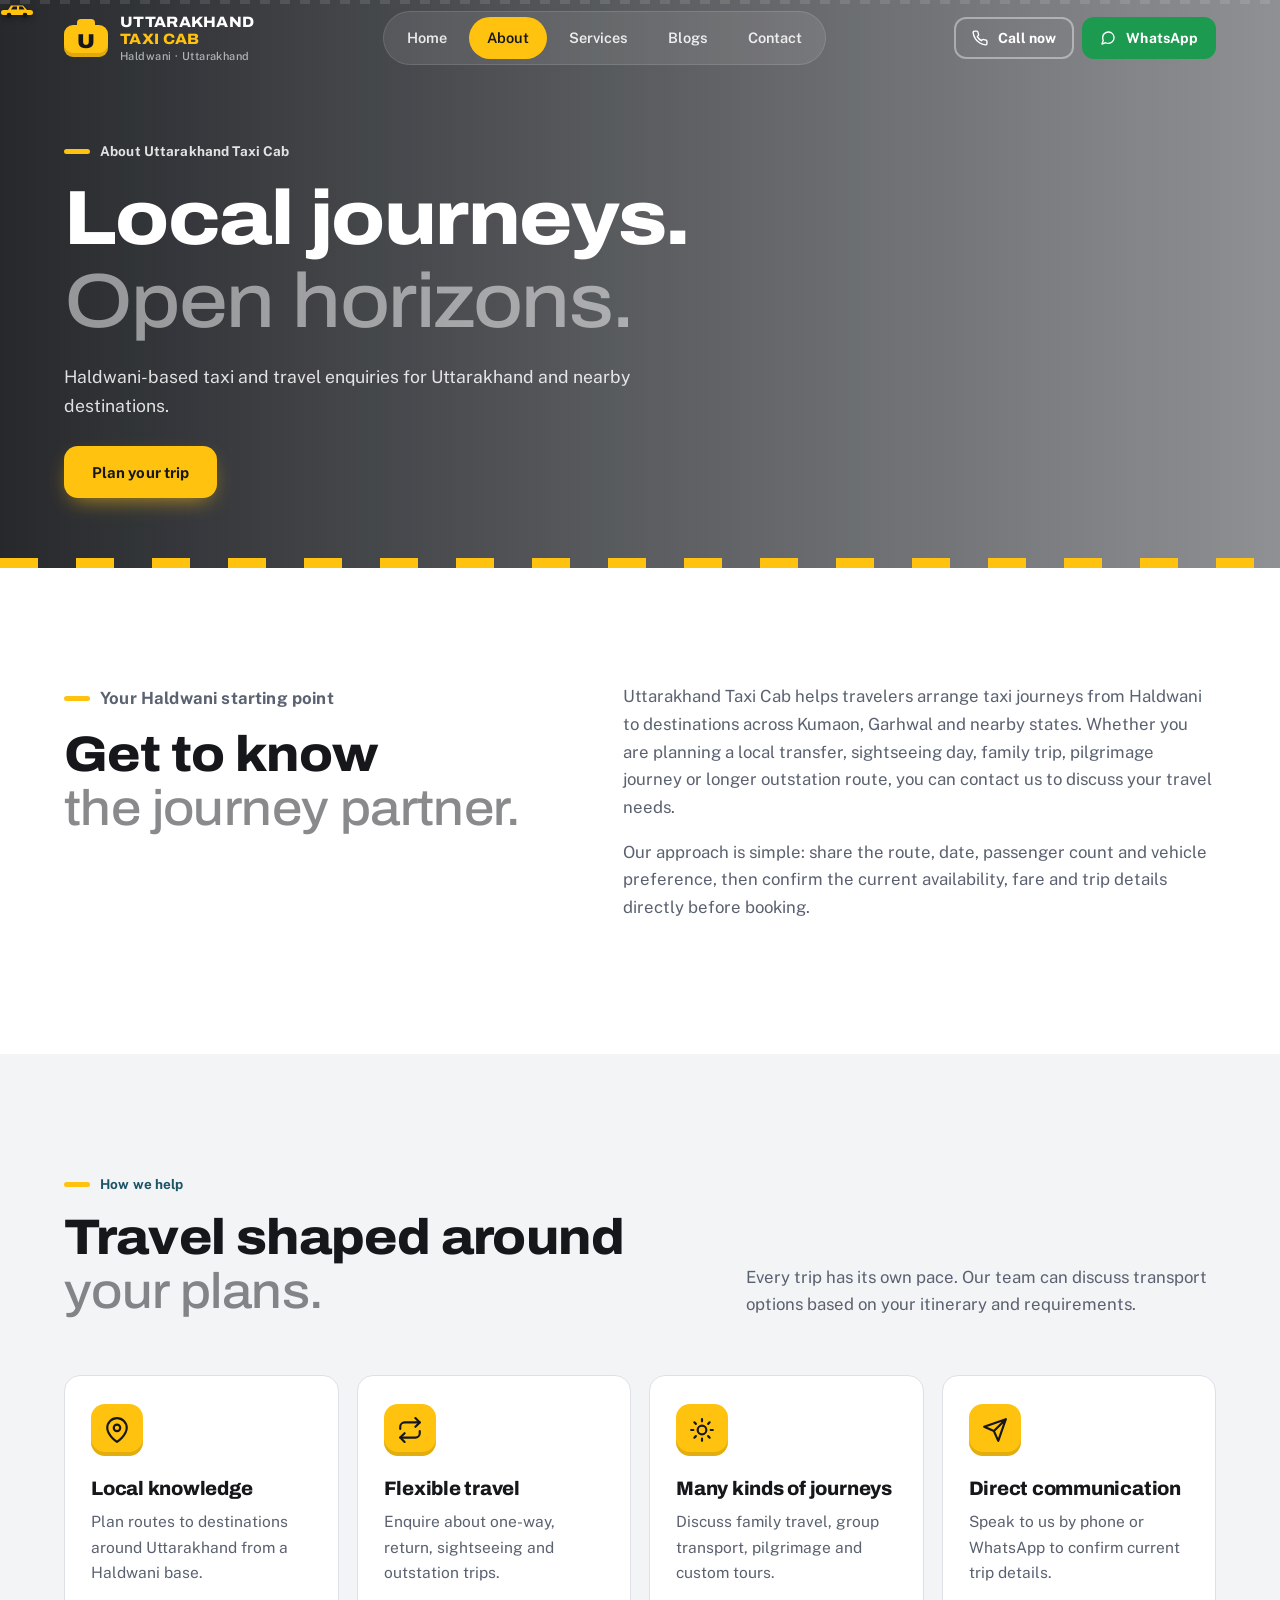
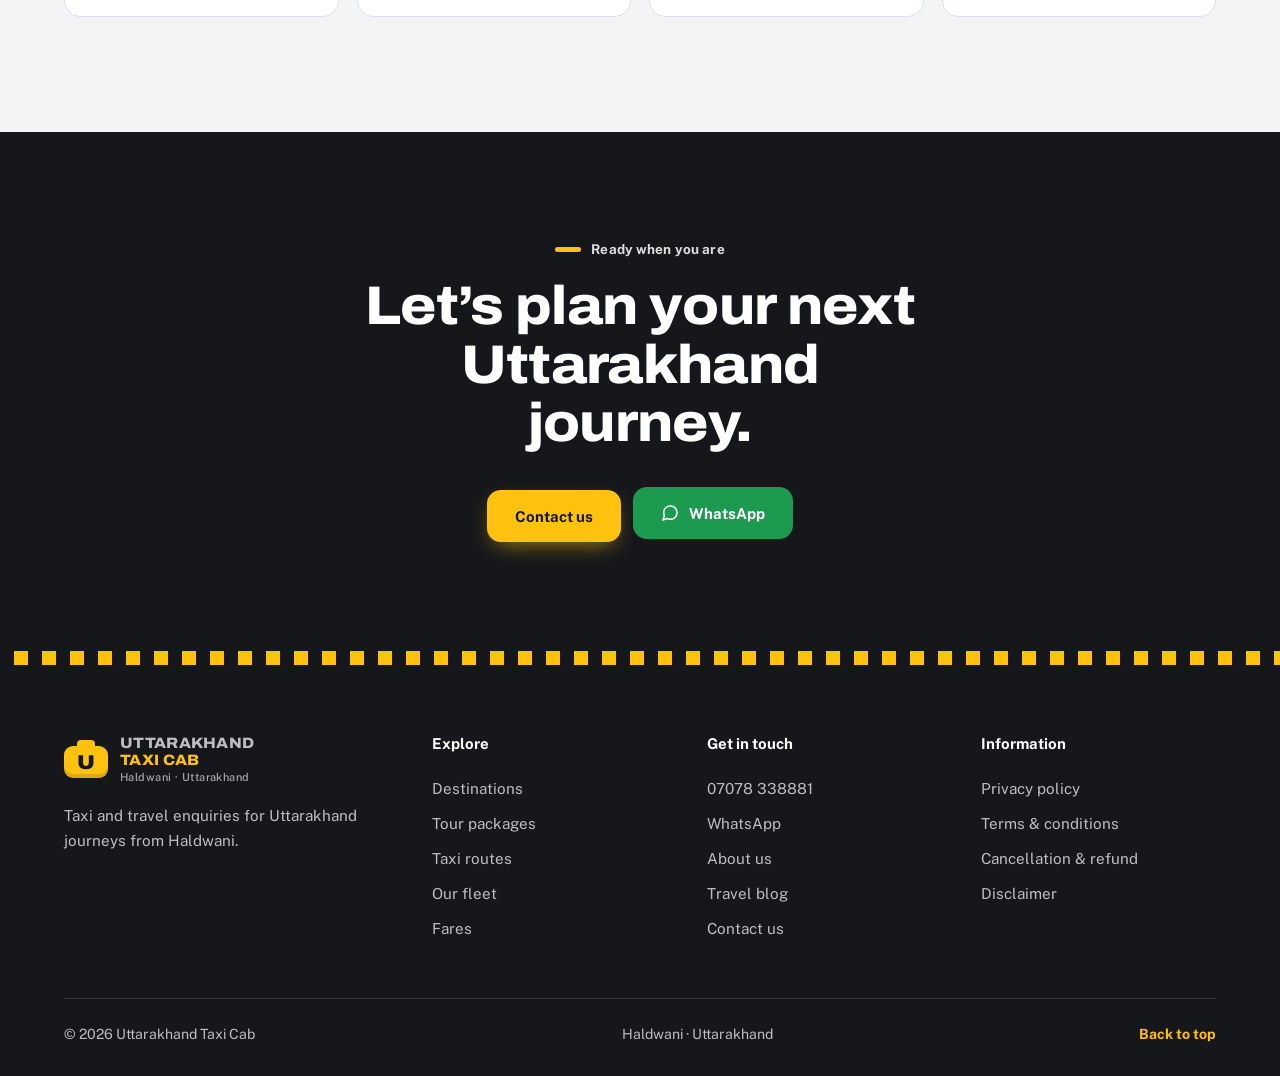
<file: about.html>
<!doctype html><html lang="en"><head><meta charset="utf-8"><meta name="viewport" content="width=device-width,initial-scale=1"><meta name="description" content="Learn about Uttarakhand Taxi Cab, a Haldwani-based taxi and travel service for Uttarakhand journeys."><link rel="canonical" href="https://uttarakhandtaxicab.com/about.html"><meta name="theme-color" content="#15171b"><title>About Us | Uttarakhand Taxi Cab</title><link rel="preconnect" href="https://fonts.googleapis.com"><link rel="preconnect" href="https://fonts.gstatic.com" crossorigin><link rel="stylesheet" href="https://fonts.googleapis.com/css2?family=Archivo:wdth,wght@62..125,100..900&family=Public+Sans:wght@400;500;600;700&display=swap"><link rel="stylesheet" href="assets/css/style.css">


<link rel="icon" href="favicon.ico" sizes="any">
<link rel="icon" type="image/svg+xml" href="favicon.svg">
<link rel="apple-touch-icon" href="apple-touch-icon.png">


</head><body><div data-shared-header></div><main><section class="page-hero about-hero"><div><p class="eyebrow light">About Uttarakhand Taxi Cab</p><h1>Local journeys.<br><em>Open horizons.</em></h1><p>Haldwani-based taxi and travel enquiries for Uttarakhand and nearby destinations.</p><a href="contact.html" class="button button-gold">Plan your trip</a></div></section><section class="section about-page"><div><p class="eyebrow">Your Haldwani starting point</p><h2>Get to know<br><em>the journey partner.</em></h2></div><div><p>Uttarakhand Taxi Cab helps travelers arrange taxi journeys from Haldwani to destinations across Kumaon, Garhwal and nearby states. Whether you are planning a local transfer, sightseeing day, family trip, pilgrimage journey or longer outstation route, you can contact us to discuss your travel needs.</p><p>Our approach is simple: share the route, date, passenger count and vehicle preference, then confirm the current availability, fare and trip details directly before booking.</p></div></section><section class="section values-section"><div class="section-heading"><div><p class="eyebrow">How we help</p><h2>Travel shaped around<br><em>your plans.</em></h2></div><p>Every trip has its own pace. Our team can discuss transport options based on your itinerary and requirements.</p></div><div class="services-grid"><article class="service-card"><span class="service-icon" aria-hidden="true"><svg viewBox="0 0 24 24" fill="none" stroke="currentColor" stroke-width="2" stroke-linecap="round" stroke-linejoin="round" aria-hidden="true"><path d="M21 10c0 7-9 13-9 13s-9-6-9-13a9 9 0 0 1 18 0z"/><circle cx="12" cy="10" r="3"/></svg></span><h3>Local knowledge</h3><p>Plan routes to destinations around Uttarakhand from a Haldwani base.</p></article><article class="service-card"><span class="service-icon" aria-hidden="true"><svg viewBox="0 0 24 24" fill="none" stroke="currentColor" stroke-width="2" stroke-linecap="round" stroke-linejoin="round" aria-hidden="true"><path d="M17 1l4 4-4 4"/><path d="M3 11V9a4 4 0 0 1 4-4h14"/><path d="M7 23l-4-4 4-4"/><path d="M21 13v2a4 4 0 0 1-4 4H3"/></svg></span><h3>Flexible travel</h3><p>Enquire about one-way, return, sightseeing and outstation trips.</p></article><article class="service-card"><span class="service-icon" aria-hidden="true"><svg viewBox="0 0 24 24" fill="none" stroke="currentColor" stroke-width="2" stroke-linecap="round" stroke-linejoin="round" aria-hidden="true"><circle cx="12" cy="12" r="4"/><path d="M12 2v2M12 20v2M4.93 4.93l1.41 1.41M17.66 17.66l1.41 1.41M2 12h2M20 12h2M4.93 19.07l1.41-1.41M17.66 6.34l1.41-1.41"/></svg></span><h3>Many kinds of journeys</h3><p>Discuss family travel, group transport, pilgrimage and custom tours.</p></article><article class="service-card"><span class="service-icon" aria-hidden="true"><svg viewBox="0 0 24 24" fill="none" stroke="currentColor" stroke-width="2" stroke-linecap="round" stroke-linejoin="round" aria-hidden="true"><path d="M22 2L11 13M22 2l-7 20-4-9-9-4 20-7z"/></svg></span><h3>Direct communication</h3><p>Speak to us by phone or WhatsApp to confirm current trip details.</p></article></div></section><section class="about-cta"><p class="eyebrow light">Ready when you are</p><h2>Let’s plan your next<br>Uttarakhand journey.</h2><a class="button button-gold" href="contact.html">Contact us</a><a class="button button-whatsapp" href="https://wa.me/917078338881">WhatsApp</a></section></main><div data-shared-footer></div><script src="assets/js/site.js" defer></script><script src="assets/js/ui.js" defer></script></body></html>
</file>
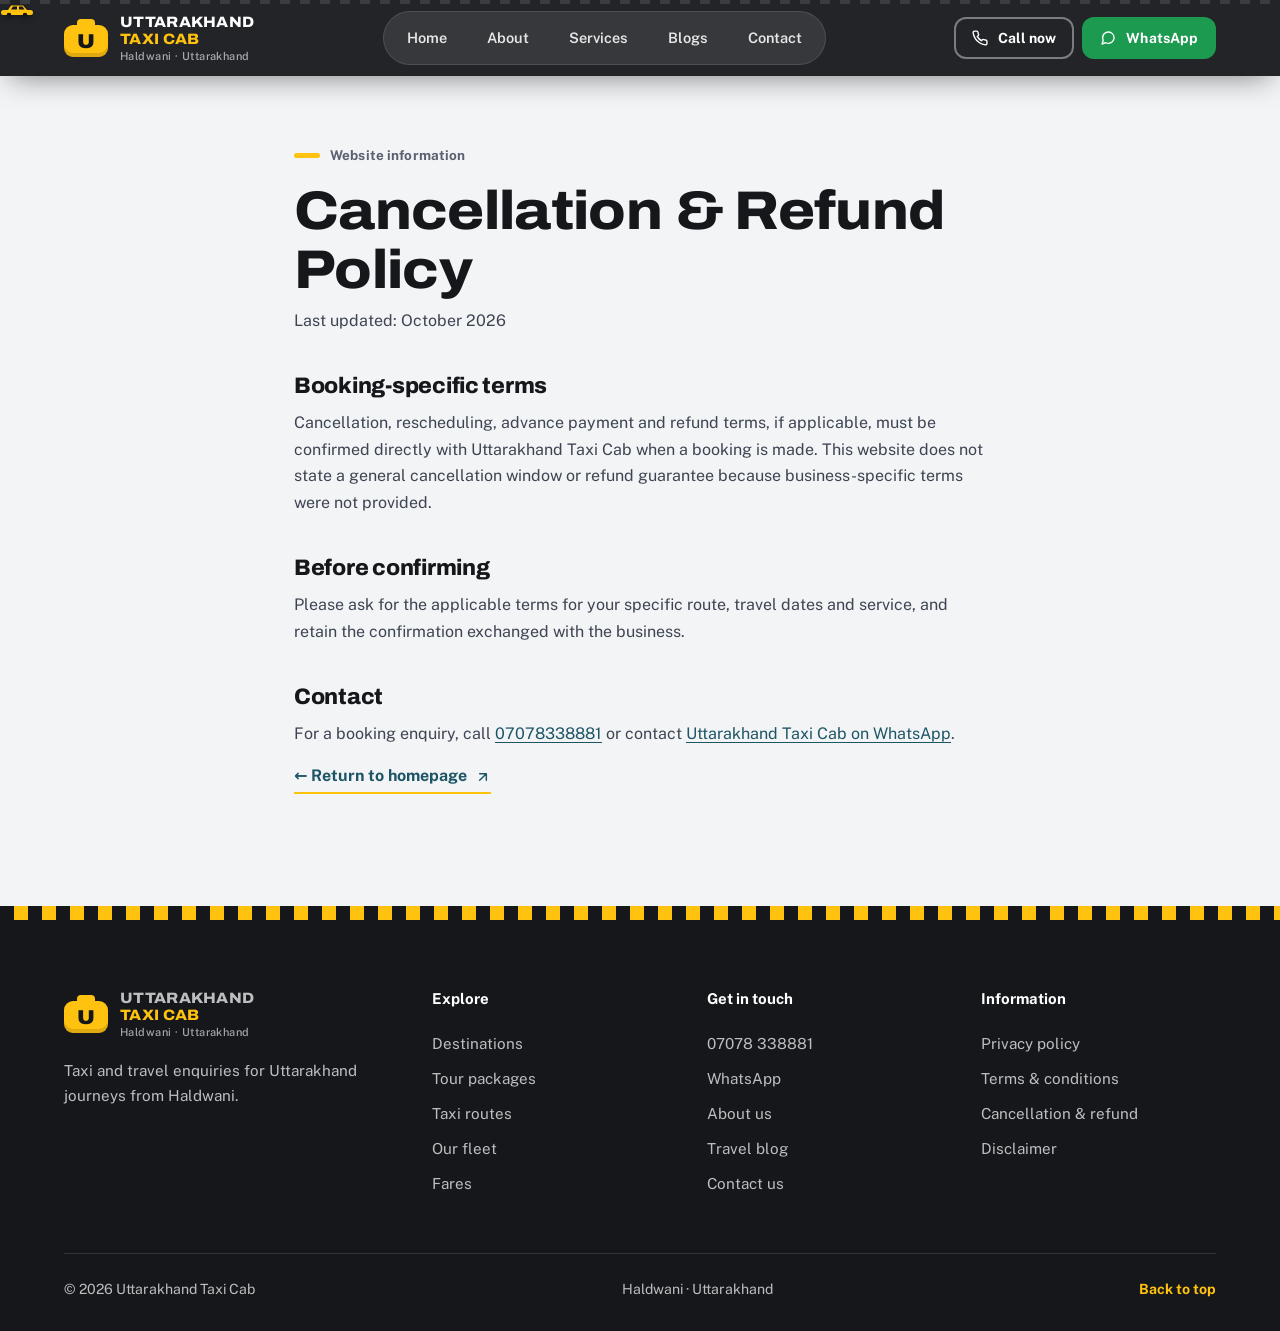
<file: cancellation-refund-policy.html>
<!doctype html><html lang="en"><head><meta charset="utf-8"><meta name="viewport" content="width=device-width,initial-scale=1"><meta name="description" content="Cancellation and refund information for Uttarakhand Taxi Cab enquiries."><link rel="canonical" href="https://uttarakhandtaxicab.com/cancellation-refund-policy.html"><title>Cancellation & Refund Policy | Uttarakhand Taxi Cab</title><link rel="preconnect" href="https://fonts.googleapis.com"><link rel="preconnect" href="https://fonts.gstatic.com" crossorigin><link rel="stylesheet" href="https://fonts.googleapis.com/css2?family=Archivo:wdth,wght@62..125,100..900&family=Public+Sans:wght@400;500;600;700&display=swap"><link rel="stylesheet" href="assets/css/style.css">



<link rel="icon" href="favicon.ico" sizes="any">
<link rel="icon" type="image/svg+xml" href="favicon.svg">
<link rel="apple-touch-icon" href="apple-touch-icon.png">

</head><body><div data-shared-header></div><main class="legal-page"><p class="eyebrow">Website information</p><h1>Cancellation & Refund Policy</h1><p>Last updated: October 2026</p><h2>Booking-specific terms</h2><p>Cancellation, rescheduling, advance payment and refund terms, if applicable, must be confirmed directly with Uttarakhand Taxi Cab when a booking is made. This website does not state a general cancellation window or refund guarantee because business-specific terms were not provided.</p><h2>Before confirming</h2><p>Please ask for the applicable terms for your specific route, travel dates and service, and retain the confirmation exchanged with the business.</p><h2>Contact</h2><p>For a booking enquiry, call <a href="tel:+917078338881">07078338881</a> or contact <a href="https://wa.me/917078338881">Uttarakhand Taxi Cab on WhatsApp</a>.</p><p><a class="text-link" href="index.html">← Return to homepage</a></p></main><div data-shared-footer></div><script src="assets/js/site.js" defer></script><script src="assets/js/ui.js" defer></script></body></html>
</file>
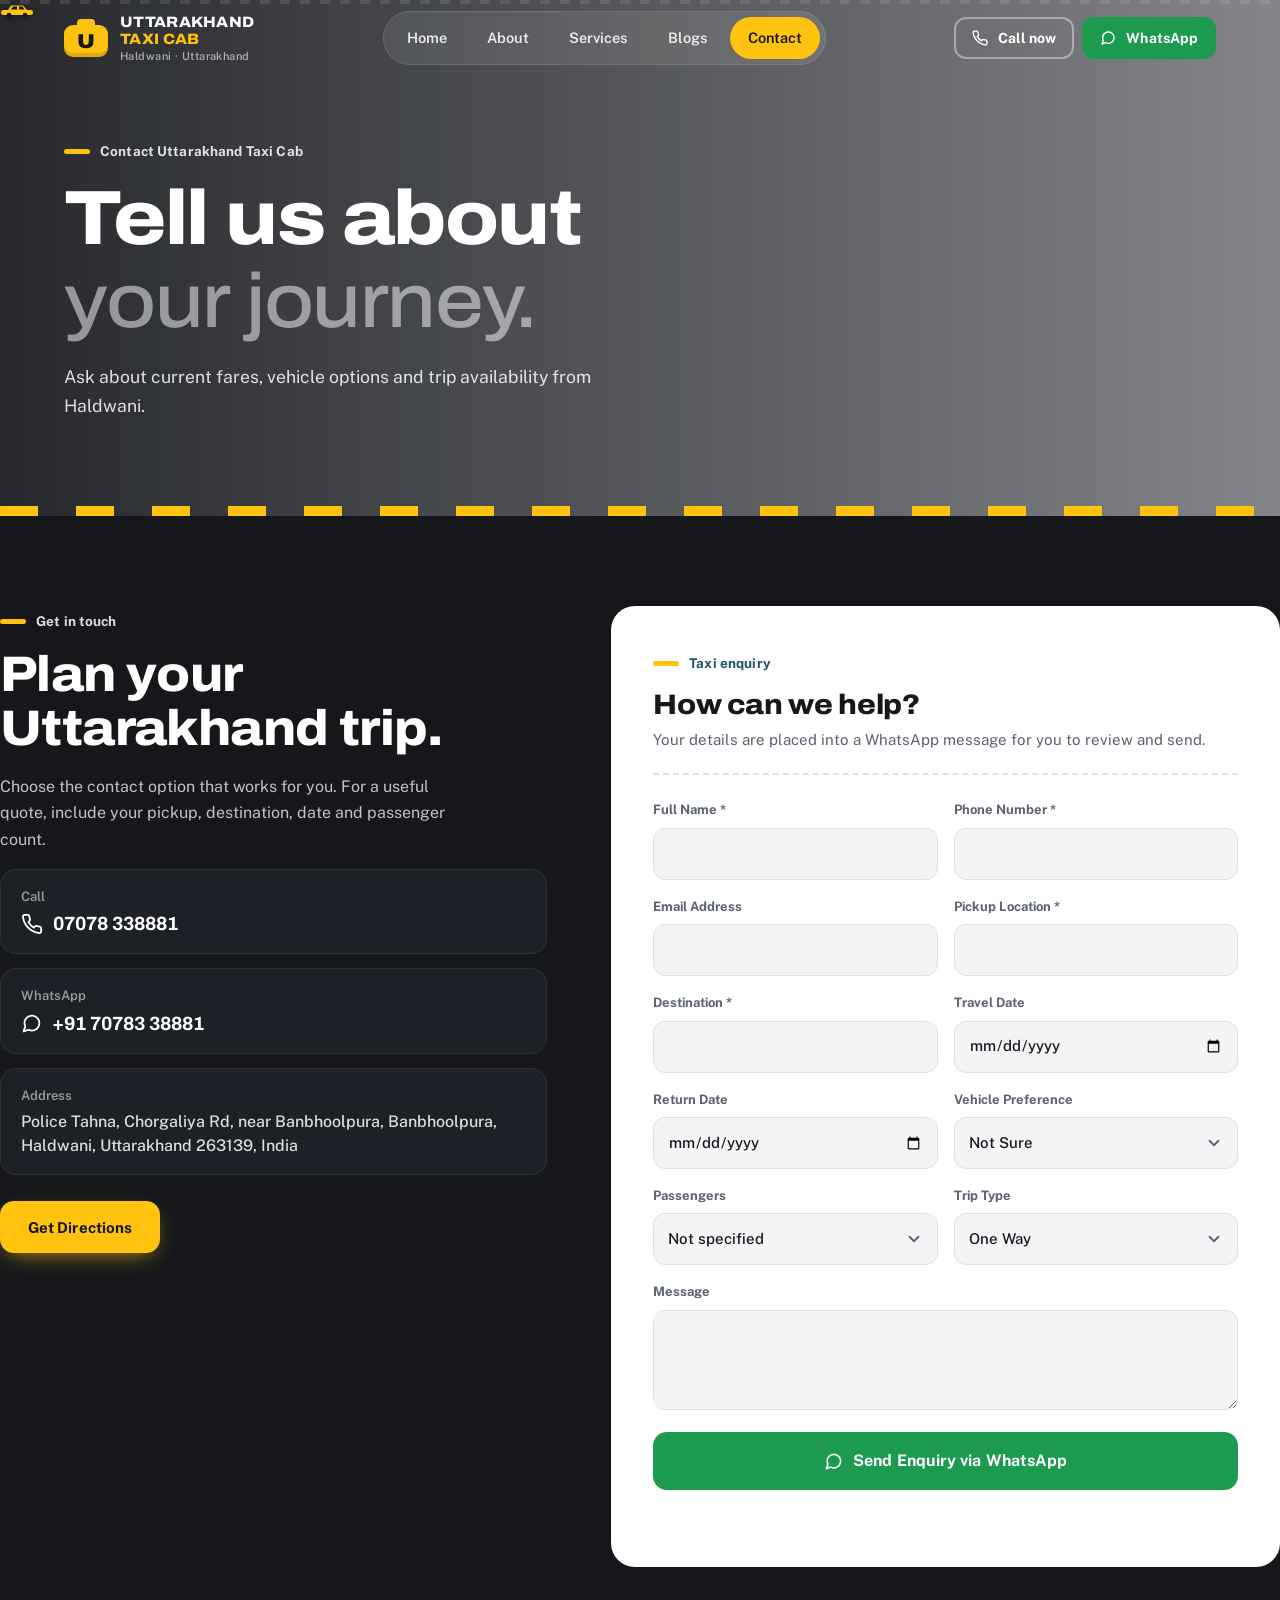
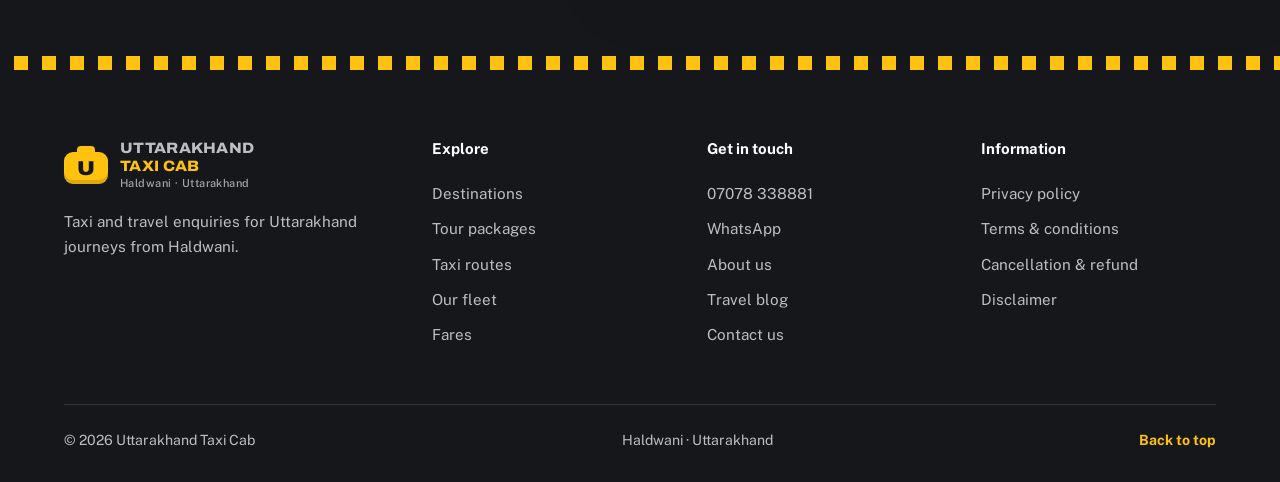
<file: contact.html>
<!doctype html><html lang="en"><head><meta charset="utf-8"><meta name="viewport" content="width=device-width,initial-scale=1"><meta name="description" content="Contact Uttarakhand Taxi Cab in Haldwani for taxi fares, trip planning and vehicle enquiries."><link rel="canonical" href="https://uttarakhandtaxicab.com/contact.html"><meta name="theme-color" content="#15171b"><title>Contact Us | Uttarakhand Taxi Cab</title><link rel="preconnect" href="https://fonts.googleapis.com"><link rel="preconnect" href="https://fonts.gstatic.com" crossorigin><link rel="stylesheet" href="https://fonts.googleapis.com/css2?family=Archivo:wdth,wght@62..125,100..900&family=Public+Sans:wght@400;500;600;700&display=swap"><link rel="stylesheet" href="assets/css/style.css">




</head><body><div data-shared-header></div><main><section class="page-hero contact-hero"><div><p class="eyebrow light">Contact Uttarakhand Taxi Cab</p><h1>Tell us about<br><em>your journey.</em></h1><p>Ask about current fares, vehicle options and trip availability from Haldwani.</p></div></section><section class="contact-section page-contact"><div class="contact-info"><p class="eyebrow light">Get in touch</p><h2>Plan your<br>Uttarakhand trip.</h2><p>Choose the contact option that works for you. For a useful quote, include your pickup, destination, date and passenger count.</p><div class="contact-item"><span>Call</span><a href="tel:+917078338881">07078 338881</a></div><div class="contact-item"><span>WhatsApp</span><a href="https://wa.me/917078338881">+91 70783 38881</a></div><div class="contact-item"><span>Address</span><p>Police Tahna, Chorgaliya Rd, near Banbhoolpura, Banbhoolpura, Haldwani, Uttarakhand 263139, India</p></div><a class="button button-gold" href="https://www.google.com/maps/place/Uttarakhand+Taxi+Service/@29.428998,77.0010925,8z/data=!4m10!1m2!2m1!1suttarakhand+taxi+service!3m6!1s0x39a09bdf2d1b41d9:0x382dfdcd5e546196!8m2!3d29.2128051!4d79.5323198!15sChh1dHRhcmFraGFuZCB0YXhpIHNlcnZpY2VaGiIYdXR0YXJha2hhbmQgdGF4aSBzZXJ2aWNlkgEMdGF4aV9zZXJ2aWNl4AEA!16s%2Fg%2F11lmhf20r0" target="_blank" rel="noopener">Get Directions</a></div><form class="contact-form" id="pageContactForm"><div class="form-heading"><p class="eyebrow">Taxi enquiry</p><h3>How can we help?</h3><p>Your details are placed into a WhatsApp message for you to review and send.</p></div><div class="form-grid"><label>Full Name *<input name="name" required autocomplete="name"></label><label>Phone Number *<input name="phone" type="tel" required autocomplete="tel" pattern="[+0-9() -]{7,}"></label><label>Email Address<input name="email" type="email"></label><label>Pickup Location *<input name="pickup" required></label><label>Destination *<input name="destination" required></label><label>Travel Date<input name="date" type="date"></label><label>Return Date<input name="returnDate" type="date"></label><label>Vehicle Preference<select name="vehicle"><option>Not Sure</option><option>Sedan</option><option>SUV</option><option>Innova / Crysta</option><option>Tempo Traveller</option><option>Luxury Vehicle</option></select></label><label>Passengers<select name="passengers"><option>Not specified</option><option>1–3</option><option>4–6</option><option>7–9</option><option>10+</option></select></label><label>Trip Type<select name="tripType"><option>One Way</option><option>Round Trip</option><option>Local Sightseeing</option><option>Tour Package</option><option>Airport Transfer</option><option>Char Dham / Yatra</option><option>Outstation</option><option>Corporate Travel</option><option>Other</option></select></label><label class="full-field">Message<textarea name="message" rows="3"></textarea></label></div><button class="button button-green" type="submit">Send Enquiry via WhatsApp</button><p class="form-status" aria-live="polite"></p></form></section></main><div data-shared-footer></div><script src="assets/js/site.js" defer></script><script src="assets/js/ui.js" defer></script></body></html>
</file>
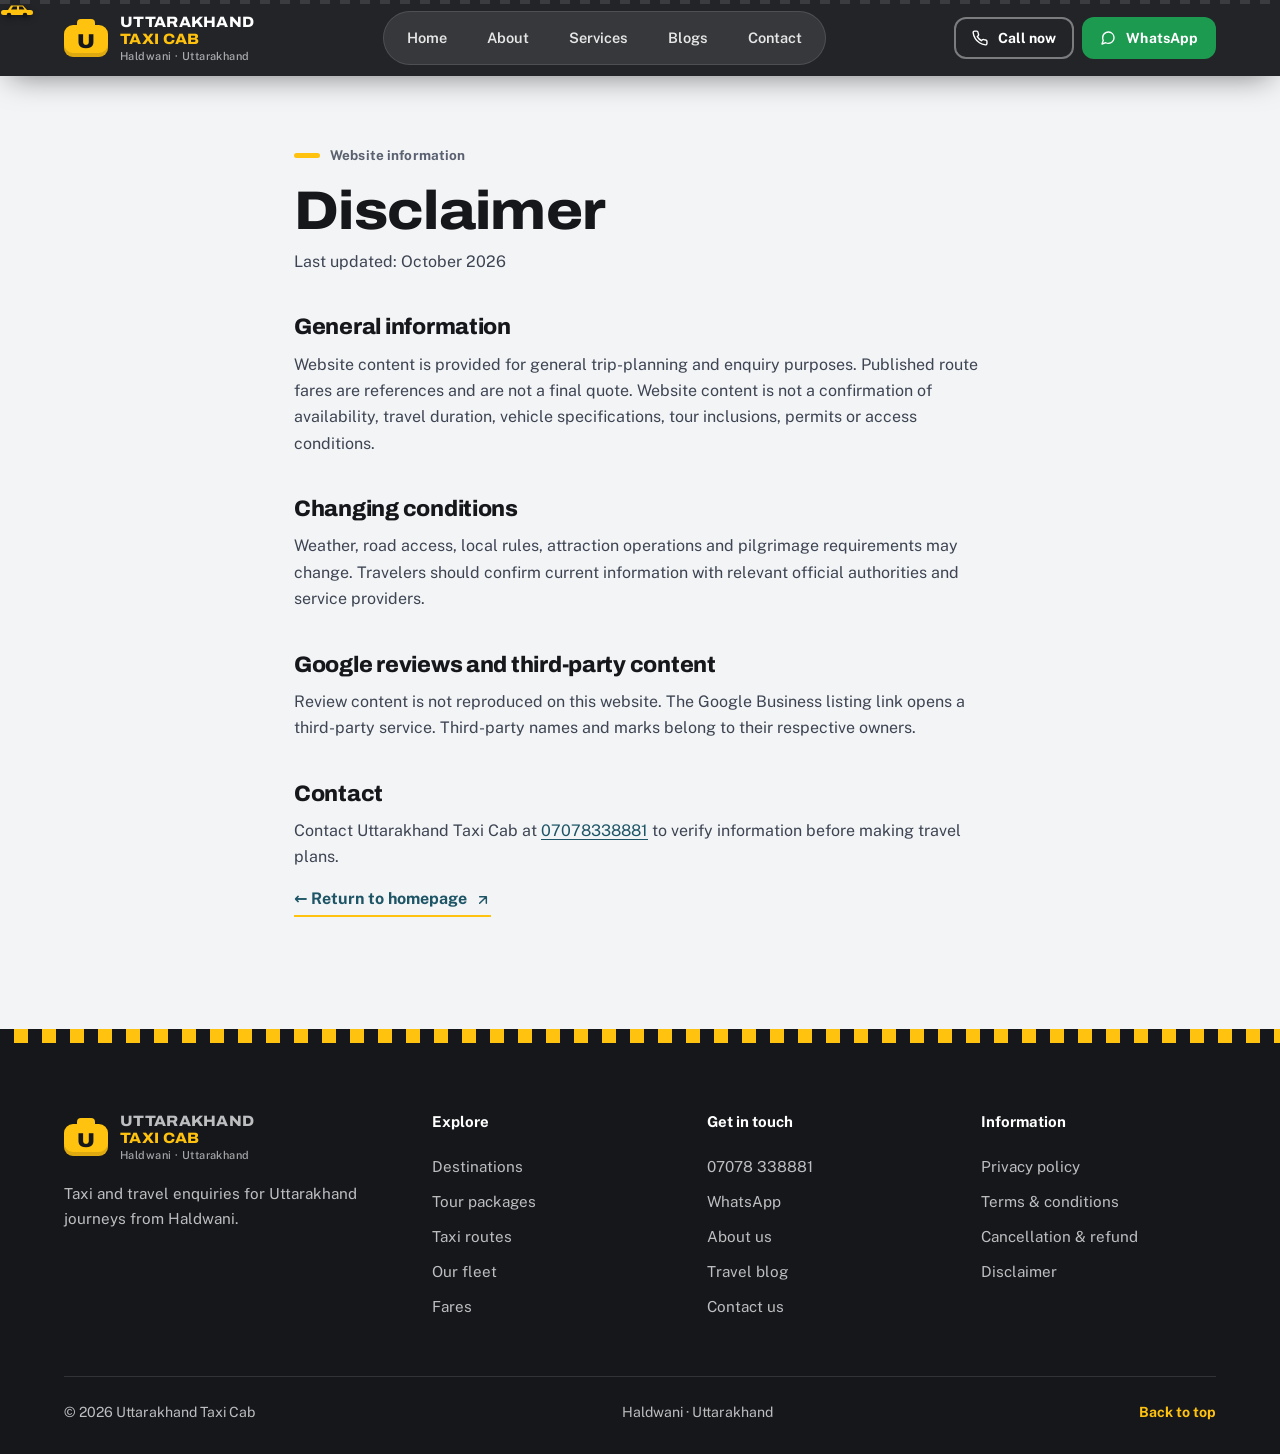
<file: disclaimer.html>
<!doctype html><html lang="en"><head><meta charset="utf-8"><meta name="viewport" content="width=device-width,initial-scale=1"><meta name="description" content="Website disclaimer for Uttarakhand Taxi Cab."><link rel="canonical" href="https://uttarakhandtaxicab.com/disclaimer.html"><title>Disclaimer | Uttarakhand Taxi Cab</title><link rel="preconnect" href="https://fonts.googleapis.com"><link rel="preconnect" href="https://fonts.gstatic.com" crossorigin><link rel="stylesheet" href="https://fonts.googleapis.com/css2?family=Archivo:wdth,wght@62..125,100..900&family=Public+Sans:wght@400;500;600;700&display=swap"><link rel="stylesheet" href="assets/css/style.css">




<link rel="icon" href="favicon.ico" sizes="any">
<link rel="icon" type="image/svg+xml" href="favicon.svg">
<link rel="apple-touch-icon" href="apple-touch-icon.png">


</head><body><div data-shared-header></div><main class="legal-page"><p class="eyebrow">Website information</p><h1>Disclaimer</h1><p>Last updated: October 2026</p><h2>General information</h2><p>Website content is provided for general trip-planning and enquiry purposes. Published route fares are references and are not a final quote. Website content is not a confirmation of availability, travel duration, vehicle specifications, tour inclusions, permits or access conditions.</p><h2>Changing conditions</h2><p>Weather, road access, local rules, attraction operations and pilgrimage requirements may change. Travelers should confirm current information with relevant official authorities and service providers.</p><h2>Google reviews and third-party content</h2><p>Review content is not reproduced on this website. The Google Business listing link opens a third-party service. Third-party names and marks belong to their respective owners.</p><h2>Contact</h2><p>Contact Uttarakhand Taxi Cab at <a href="tel:+917078338881">07078338881</a> to verify information before making travel plans.</p><p><a class="text-link" href="index.html">← Return to homepage</a></p></main><div data-shared-footer></div><script src="assets/js/site.js" defer></script><script src="assets/js/ui.js" defer></script></body></html>
</file>
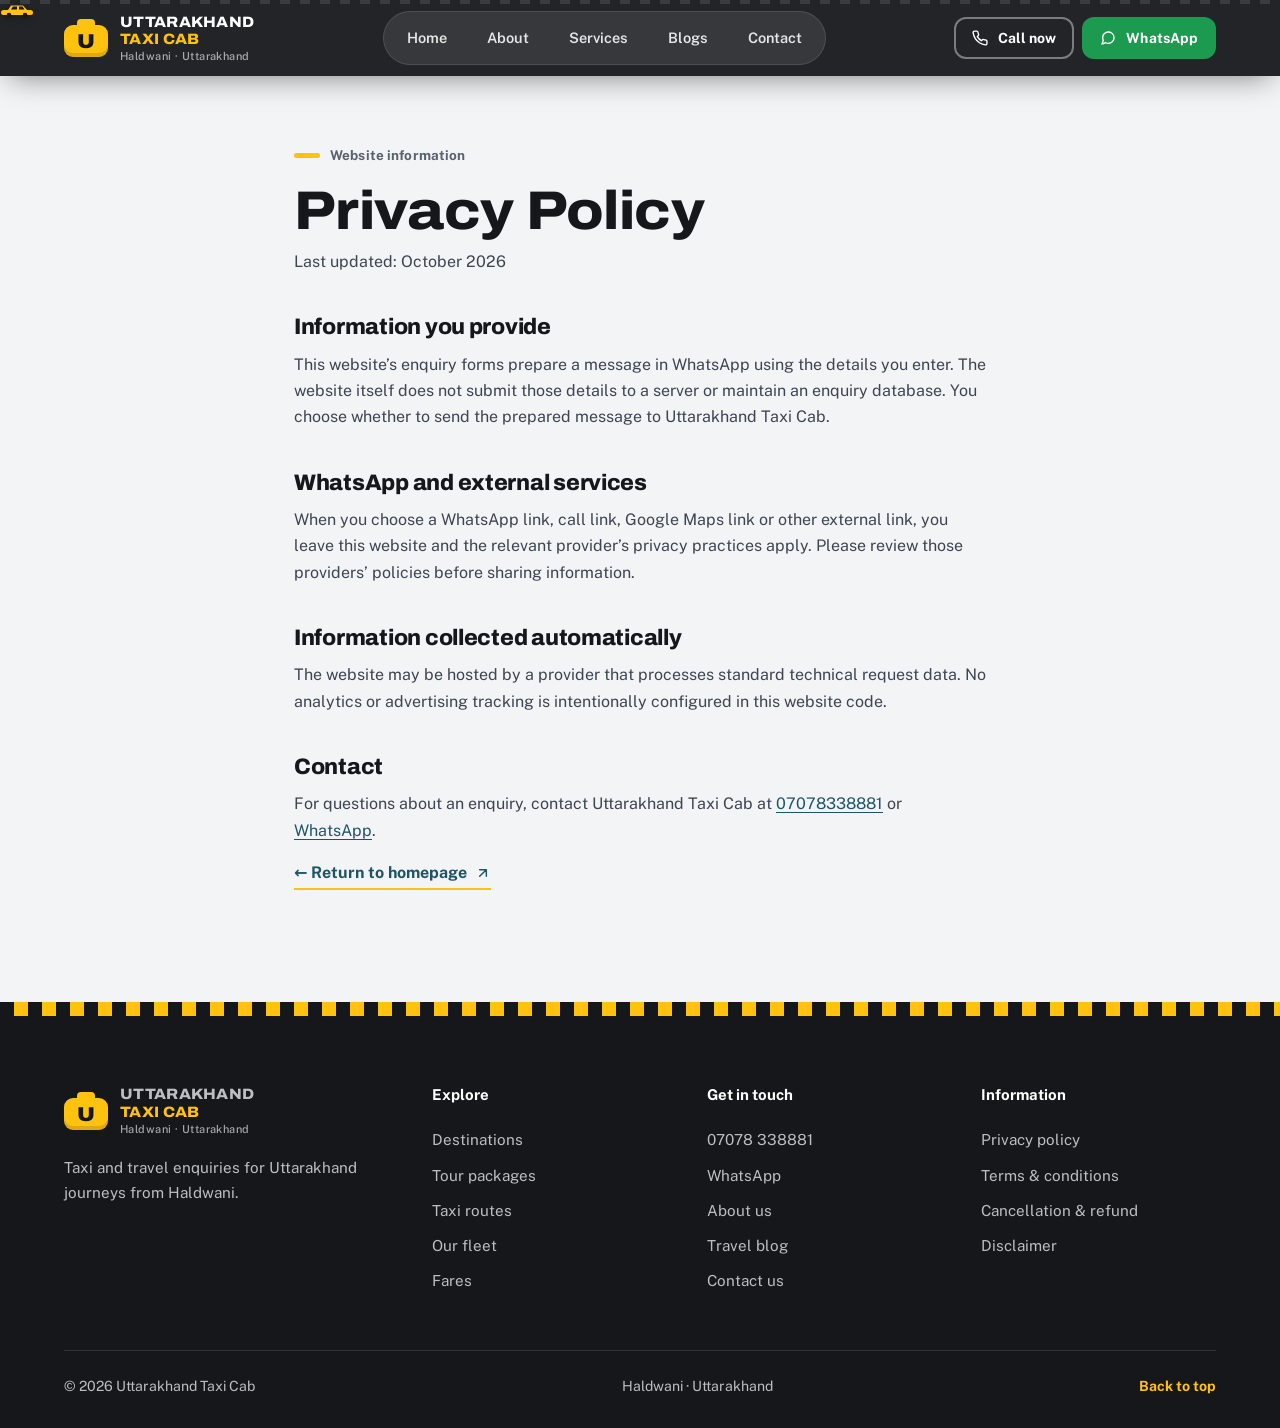
<file: privacy-policy.html>
<!doctype html><html lang="en"><head><meta charset="utf-8"><meta name="viewport" content="width=device-width,initial-scale=1"><meta name="description" content="Privacy information for Uttarakhand Taxi Cab website enquiries."><link rel="canonical" href="https://uttarakhandtaxicab.com/privacy-policy.html"><title>Privacy Policy | Uttarakhand Taxi Cab</title><link rel="preconnect" href="https://fonts.googleapis.com"><link rel="preconnect" href="https://fonts.gstatic.com" crossorigin><link rel="stylesheet" href="https://fonts.googleapis.com/css2?family=Archivo:wdth,wght@62..125,100..900&family=Public+Sans:wght@400;500;600;700&display=swap"><link rel="stylesheet" href="assets/css/style.css">



<link rel="icon" href="favicon.ico" sizes="any">
<link rel="icon" type="image/svg+xml" href="favicon.svg">
<link rel="apple-touch-icon" href="apple-touch-icon.png">


</head><body><div data-shared-header></div><main class="legal-page"><p class="eyebrow">Website information</p><h1>Privacy Policy</h1><p>Last updated: October 2026</p><h2>Information you provide</h2><p>This website’s enquiry forms prepare a message in WhatsApp using the details you enter. The website itself does not submit those details to a server or maintain an enquiry database. You choose whether to send the prepared message to Uttarakhand Taxi Cab.</p><h2>WhatsApp and external services</h2><p>When you choose a WhatsApp link, call link, Google Maps link or other external link, you leave this website and the relevant provider’s privacy practices apply. Please review those providers’ policies before sharing information.</p><h2>Information collected automatically</h2><p>The website may be hosted by a provider that processes standard technical request data. No analytics or advertising tracking is intentionally configured in this website code.</p><h2>Contact</h2><p>For questions about an enquiry, contact Uttarakhand Taxi Cab at <a href="tel:+917078338881">07078338881</a> or <a href="https://wa.me/917078338881">WhatsApp</a>.</p><p><a class="text-link" href="index.html">← Return to homepage</a></p></main><div data-shared-footer></div><script src="assets/js/site.js" defer></script><script src="assets/js/ui.js" defer></script></body></html>
</file>
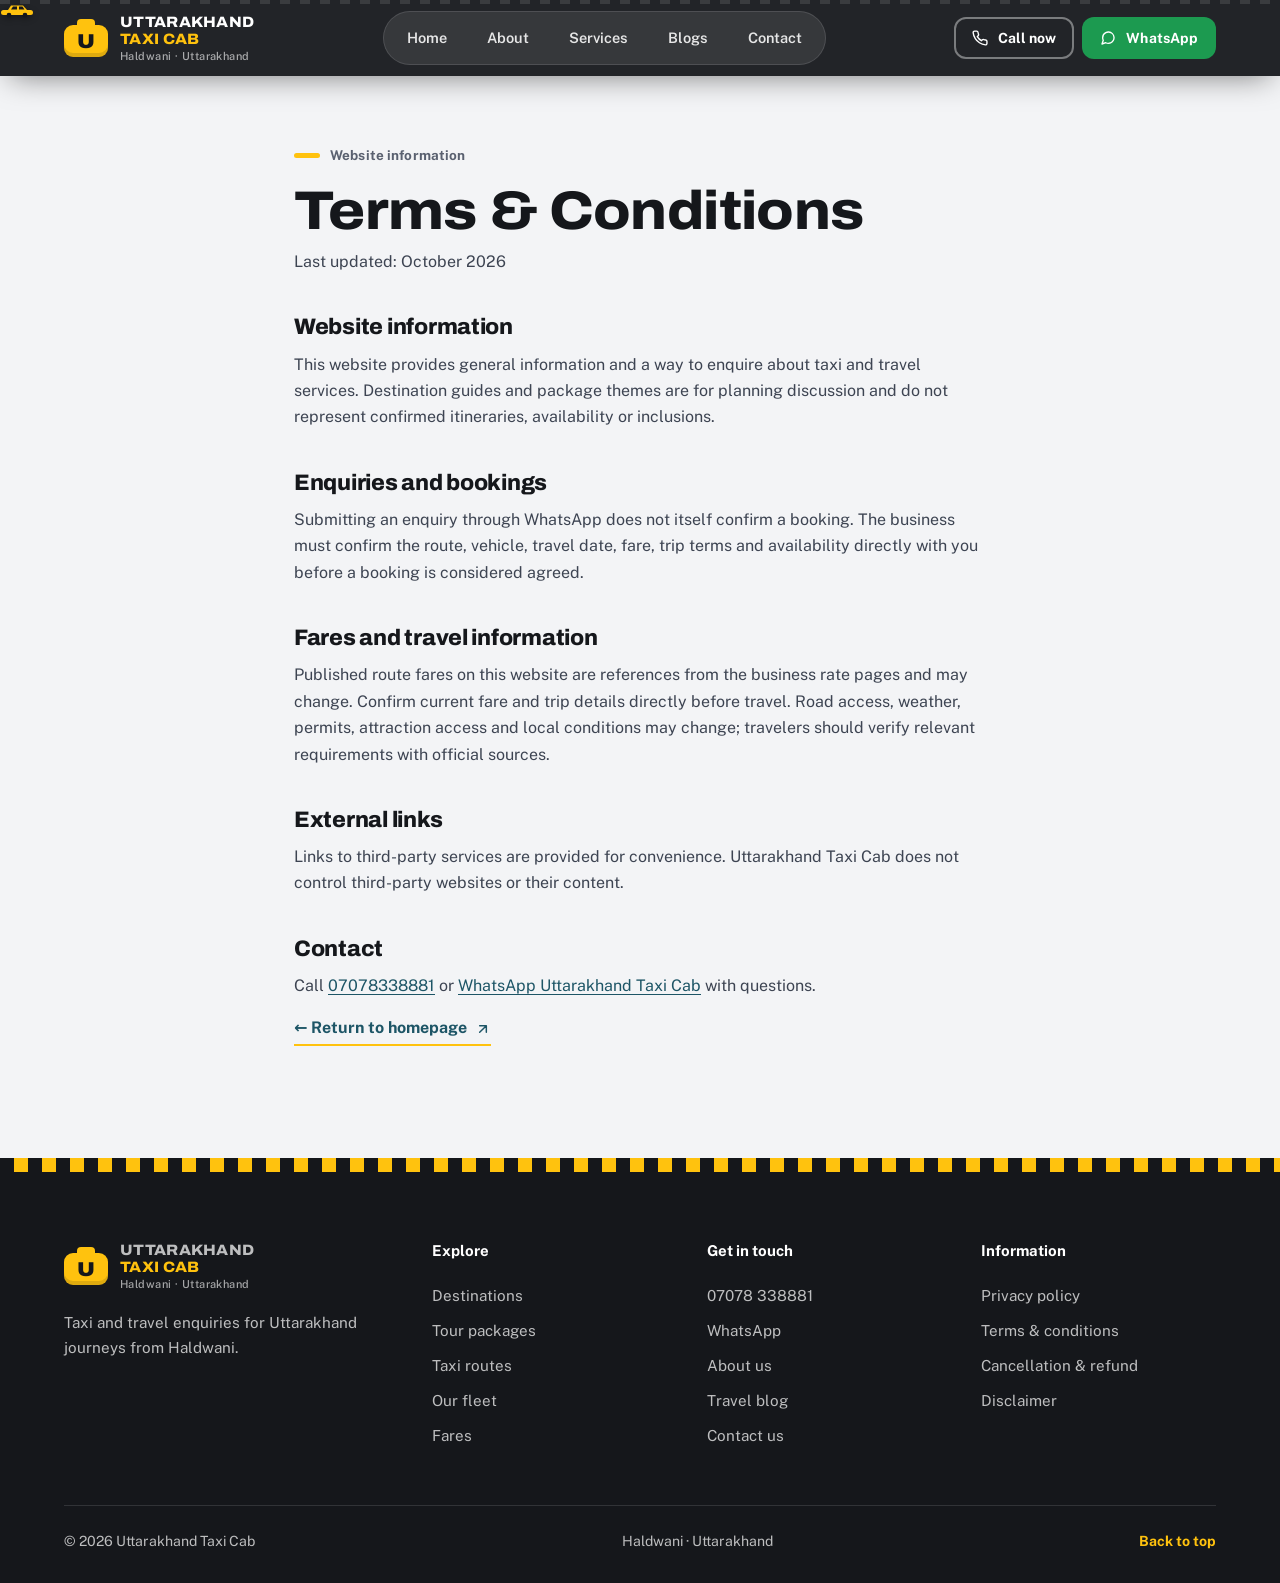
<file: terms-and-conditions.html>
<!doctype html><html lang="en"><head><meta charset="utf-8"><meta name="viewport" content="width=device-width,initial-scale=1"><meta name="description" content="Website terms for Uttarakhand Taxi Cab enquiries."><link rel="canonical" href="https://uttarakhandtaxicab.com/terms-and-conditions.html"><title>Terms & Conditions | Uttarakhand Taxi Cab</title><link rel="preconnect" href="https://fonts.googleapis.com"><link rel="preconnect" href="https://fonts.gstatic.com" crossorigin><link rel="stylesheet" href="https://fonts.googleapis.com/css2?family=Archivo:wdth,wght@62..125,100..900&family=Public+Sans:wght@400;500;600;700&display=swap"><link rel="stylesheet" href="assets/css/style.css">



<link rel="icon" href="favicon.ico" sizes="any">
<link rel="icon" type="image/svg+xml" href="favicon.svg">
<link rel="apple-touch-icon" href="apple-touch-icon.png">



</head><body><div data-shared-header></div><main class="legal-page"><p class="eyebrow">Website information</p><h1>Terms & Conditions</h1><p>Last updated: October 2026</p><h2>Website information</h2><p>This website provides general information and a way to enquire about taxi and travel services. Destination guides and package themes are for planning discussion and do not represent confirmed itineraries, availability or inclusions.</p><h2>Enquiries and bookings</h2><p>Submitting an enquiry through WhatsApp does not itself confirm a booking. The business must confirm the route, vehicle, travel date, fare, trip terms and availability directly with you before a booking is considered agreed.</p><h2>Fares and travel information</h2><p>Published route fares on this website are references from the business rate pages and may change. Confirm current fare and trip details directly before travel. Road access, weather, permits, attraction access and local conditions may change; travelers should verify relevant requirements with official sources.</p><h2>External links</h2><p>Links to third-party services are provided for convenience. Uttarakhand Taxi Cab does not control third-party websites or their content.</p><h2>Contact</h2><p>Call <a href="tel:+917078338881">07078338881</a> or <a href="https://wa.me/917078338881">WhatsApp Uttarakhand Taxi Cab</a> with questions.</p><p><a class="text-link" href="index.html">← Return to homepage</a></p></main><div data-shared-footer></div><script src="assets/js/site.js" defer></script><script src="assets/js/ui.js" defer></script></body></html>
</file>
<file: assets/css/style.css>
/* ==========================================================================
   Uttarakhand Taxi Cab — redesign
   Concept: "Himalayan highway". Asphalt + taxi yellow + lane-marking details.
   Fonts: Archivo (signage-style display, variable width) + Public Sans (body).
   Sections:
     1 Tokens & base       7 Destinations        13 Reviews / Shorts
     2 Buttons & links     8 Packages            14 Gallery / About / FAQ
     3 Header              9 Routes              15 Contact / Map / Footer
     4 Hero                10 Fleet              16 Dialogs
     5 Quick enquiry       11 Fares              17 Inner pages
     6 Trust & services    12 Why                18 Responsive & motion
   ========================================================================== */

/* 1 ─ Tokens & base ─────────────────────────────────────────────────────── */
:root {
  --asphalt: #15171b;
  --asphalt-2: #1d2026;
  --asphalt-3: #2a2e36;
  --yellow: #ffc20e;
  --yellow-hover: #ffd23f;
  --yellow-deep: #b98500;
  --yellow-soft: #fff3c4;
  --paper: #f3f4f6;
  --white: #ffffff;
  --ink: #15171b;
  --muted: #5a6170;
  --line: #dde0e6;
  --hill: #1d5566;
  --wa: #1c9a50;
  --wa-hover: #17803f;

  --r-sm: 10px;
  --r-md: 16px;
  --r-lg: 24px;
  --shadow-sm: 0 2px 8px rgba(21, 23, 27, .06);
  --shadow-md: 0 14px 40px -12px rgba(21, 23, 27, .22);
  --shadow-lg: 0 30px 70px -20px rgba(21, 23, 27, .35);

  --display: 'Archivo', 'Arial Narrow', Arial, sans-serif;
  --body: 'Public Sans', system-ui, -apple-system, 'Segoe UI', Arial, sans-serif;

  --gutter: max(5vw, calc((100vw - 1240px) / 2));
  --header-h: 76px;

  /* icons (stroke style, used as CSS masks) */
  --i-wa: url("data:image/svg+xml,%3Csvg xmlns='http://www.w3.org/2000/svg' viewBox='0 0 24 24' fill='none' stroke='black' stroke-width='2' stroke-linecap='round' stroke-linejoin='round'%3E%3Cpath d='M21 11.5a8.38 8.38 0 0 1-.9 3.8 8.5 8.5 0 0 1-7.6 4.7 8.38 8.38 0 0 1-3.8-.9L3 21l1.9-5.7a8.38 8.38 0 0 1-.9-3.8 8.5 8.5 0 0 1 4.7-7.6 8.38 8.38 0 0 1 3.8-.9h.5a8.48 8.48 0 0 1 8 8v.5z'/%3E%3C/svg%3E");
  --i-phone: url("data:image/svg+xml,%3Csvg xmlns='http://www.w3.org/2000/svg' viewBox='0 0 24 24' fill='none' stroke='black' stroke-width='2' stroke-linecap='round' stroke-linejoin='round'%3E%3Cpath d='M22 16.92v3a2 2 0 0 1-2.18 2 19.79 19.79 0 0 1-8.63-3.07 19.5 19.5 0 0 1-6-6 19.79 19.79 0 0 1-3.07-8.67A2 2 0 0 1 4.11 2h3a2 2 0 0 1 2 1.72 12.84 12.84 0 0 0 .7 2.81 2 2 0 0 1-.45 2.11L8.09 9.91a16 16 0 0 0 6 6l1.27-1.27a2 2 0 0 1 2.11-.45 12.84 12.84 0 0 0 2.81.7A2 2 0 0 1 22 16.92z'/%3E%3C/svg%3E");
  --i-arrow: url("data:image/svg+xml,%3Csvg xmlns='http://www.w3.org/2000/svg' viewBox='0 0 24 24' fill='none' stroke='black' stroke-width='2.2' stroke-linecap='round' stroke-linejoin='round'%3E%3Cpath d='M7 17L17 7M7 7h10v10'/%3E%3C/svg%3E");
  --i-plus: url("data:image/svg+xml,%3Csvg xmlns='http://www.w3.org/2000/svg' viewBox='0 0 24 24' fill='none' stroke='black' stroke-width='2.4' stroke-linecap='round'%3E%3Cpath d='M12 5v14M5 12h14'/%3E%3C/svg%3E");
  --i-pin: url("data:image/svg+xml,%3Csvg xmlns='http://www.w3.org/2000/svg' viewBox='0 0 24 24' fill='none' stroke='black' stroke-width='2' stroke-linecap='round' stroke-linejoin='round'%3E%3Cpath d='M21 10c0 7-9 13-9 13s-9-6-9-13a9 9 0 0 1 18 0z'/%3E%3Ccircle cx='12' cy='10' r='3'/%3E%3C/svg%3E");
  --i-check: url("data:image/svg+xml,%3Csvg xmlns='http://www.w3.org/2000/svg' viewBox='0 0 24 24' fill='none' stroke='black' stroke-width='3' stroke-linecap='round' stroke-linejoin='round'%3E%3Cpath d='M20 6L9 17l-5-5'/%3E%3C/svg%3E");
  --i-chevron: url("data:image/svg+xml,%3Csvg xmlns='http://www.w3.org/2000/svg' viewBox='0 0 24 24' fill='none' stroke='black' stroke-width='2.4' stroke-linecap='round' stroke-linejoin='round'%3E%3Cpath d='M6 9l6 6 6-6'/%3E%3C/svg%3E");
  --i-left: url("data:image/svg+xml,%3Csvg xmlns='http://www.w3.org/2000/svg' viewBox='0 0 24 24' fill='none' stroke='black' stroke-width='2.4' stroke-linecap='round' stroke-linejoin='round'%3E%3Cpath d='M15 18l-6-6 6-6'/%3E%3C/svg%3E");
  --i-right: url("data:image/svg+xml,%3Csvg xmlns='http://www.w3.org/2000/svg' viewBox='0 0 24 24' fill='none' stroke='black' stroke-width='2.4' stroke-linecap='round' stroke-linejoin='round'%3E%3Cpath d='M9 18l6-6-6-6'/%3E%3C/svg%3E");
}

*, *::before, *::after { box-sizing: border-box; }
html { scroll-behavior: smooth; scroll-padding-top: calc(var(--header-h) + 16px); -webkit-text-size-adjust: 100%; }
body {
  margin: 0;
  color: var(--ink);
  background: var(--paper);
  font: 400 16px/1.65 var(--body);
  -webkit-font-smoothing: antialiased;
  text-rendering: optimizeLegibility;
}
body.dialog-open { overflow: hidden; }
img { display: block; max-width: 100%; }
[hidden] { display: none !important; }
a { color: inherit; text-decoration: none; }
button, input, select, textarea { font: inherit; color: inherit; }
button { cursor: pointer; }
a, button { -webkit-tap-highlight-color: transparent; }
h1, h2, h3, h4 { margin: 0; font-family: var(--display); font-weight: 800; font-stretch: 108%; line-height: 1.08; letter-spacing: -.012em; }
p { margin: 0 0 1em; }
ul { margin: 0; padding: 0; }

:focus-visible { outline: 3px solid var(--yellow); outline-offset: 3px; border-radius: 4px; }
.visually-hidden { position: absolute !important; width: 1px; height: 1px; overflow: hidden; clip: rect(0 0 0 0); white-space: nowrap; }

.skip-link { position: fixed; left: 1rem; top: -5rem; z-index: 1000; padding: .75rem 1rem; border-radius: var(--r-sm); background: var(--yellow); color: var(--asphalt); font-weight: 700; }
.skip-link:focus { top: 1rem; }

/* Generic icon slot built from CSS masks */
.has-icon::before, .wa-action::before, .whatsapp-button::before, .button-whatsapp::before, .quick-wa::before,
.contact-item a[href^="tel:"]::before, .form-alt a::before, .button-call::before, .text-link::after, .read-more::before {
  content: ""; flex: none; width: 1.15em; height: 1.15em; background: currentColor;
  -webkit-mask: var(--icon, var(--i-wa)) center / contain no-repeat; mask: var(--icon, var(--i-wa)) center / contain no-repeat;
}

/* 2 ─ Eyebrows, headings, buttons, links ───────────────────────────────── */
.eyebrow {
  display: inline-flex; align-items: center; gap: 10px;
  margin: 0 0 18px; color: var(--hill);
  font: 700 13.5px/1.3 var(--body); letter-spacing: .01em;
}
.eyebrow::before { content: ""; width: 26px; height: 5px; border-radius: 3px; background: var(--yellow); flex: none; }
.eyebrow.light { color: rgba(255, 255, 255, .86); }

.section { padding: clamp(72px, 9vw, 124px) var(--gutter); }
.section-heading {
  display: grid; grid-template-columns: minmax(0, 1.3fr) minmax(0, 1fr); gap: 24px 72px; align-items: end;
  margin-bottom: clamp(32px, 4.5vw, 56px);
}
.section-heading h2, .fleet-intro h2, .why-content h2, .contact-info h2, .about-section h2, .map-section h2 { font-size: clamp(2rem, 3.9vw, 3.3rem); }
.section-heading h2 em, .about-section h2 em, .page-hero h1 em, .about-page h2 em { font-style: normal; font-weight: 500; opacity: .5; }
.section-heading > p { margin: 0; color: var(--muted); font-size: 1.05rem; max-width: 52ch; }
.section-heading.compact { grid-template-columns: 1fr; max-width: 760px; }

.button {
  min-height: 52px; padding: 0 26px;
  display: inline-flex; align-items: center; justify-content: center; gap: 10px;
  border: 2px solid transparent; border-radius: 14px;
  font: 700 15px/1 var(--body); letter-spacing: .005em; white-space: nowrap;
  transition: transform .2s ease, background-color .2s, border-color .2s, color .2s, box-shadow .2s;
}
.button:hover { transform: translateY(-2px); }
.button:active { transform: translateY(0); }
.button-small { min-height: 42px; padding: 0 16px; font-size: 14px; border-radius: 12px; }
.button-gold { background: var(--yellow); color: var(--asphalt); box-shadow: 0 8px 22px -8px rgba(255, 194, 14, .7); }
.button-gold:hover { background: var(--yellow-hover); box-shadow: 0 12px 28px -8px rgba(255, 194, 14, .8); }
.button-green { background: var(--asphalt); color: #fff; }
.button-green:hover { background: var(--asphalt-3); }
.button-whatsapp { background: var(--wa); color: #fff; --icon: var(--i-wa); }
.button-whatsapp:hover { background: var(--wa-hover); }
.button-outline { border-color: currentColor; background: transparent; }
.button-outline[href^="tel:"]::before { content: ""; width: 1.1em; height: 1.1em; background: currentColor; -webkit-mask: var(--i-phone) center / contain no-repeat; mask: var(--i-phone) center / contain no-repeat; }

.text-link { display: inline-flex; align-items: center; gap: 8px; font-weight: 700; color: var(--hill); border-bottom: 2px solid var(--yellow); padding-bottom: 2px; transition: gap .2s, color .2s; }
.text-link::after { --icon: var(--i-arrow); width: 1em; height: 1em; }
.text-link:hover { gap: 12px; color: var(--asphalt); }
.light-link { color: #fff; }
.light-link:hover { color: var(--yellow); }

/* WhatsApp action chips used inside cards */
.wa-action, .whatsapp-button {
  display: inline-flex; align-items: center; justify-content: center; gap: 8px;
  min-height: 44px; padding: 0 16px; border-radius: 12px;
  background: var(--wa); color: #fff; font: 700 14px/1 var(--body);
  transition: background-color .2s, transform .2s;
}
.wa-action:hover, .whatsapp-button:hover { background: var(--wa-hover); transform: translateY(-1px); }

/* 3 ─ Header ────────────────────────────────────────────────────────────── */
.site-header {
  position: fixed; inset: 0 0 auto 0; z-index: 40; height: var(--header-h);
  display: flex; align-items: center; gap: 24px; padding: 0 var(--gutter);
  color: #fff; transition: background-color .3s, box-shadow .3s, height .3s;
}
.site-header.scrolled { background: rgba(21, 23, 27, .94); box-shadow: 0 10px 30px -10px rgba(0, 0, 0, .5); -webkit-backdrop-filter: blur(14px); backdrop-filter: blur(14px); }

.brand { display: inline-flex; align-items: center; gap: 12px; white-space: nowrap; line-height: 1.15; }
.brand-mark {
  position: relative; width: 44px; height: 32px; margin-top: 6px; border-radius: 9px;
  background: var(--yellow); color: var(--asphalt);
  display: grid; place-items: center; font: 900 20px/1 var(--display); font-stretch: 110%;
  box-shadow: inset 0 -4px 0 rgba(21, 23, 27, .14);
}
.brand-mark::before { content: ""; position: absolute; top: -6px; left: 50%; width: 18px; height: 6px; margin-left: -9px; border-radius: 4px 4px 0 0; background: var(--yellow); }
.brand > span:last-child { display: grid; font: 800 15px/1.15 var(--display); font-stretch: 108%; letter-spacing: .02em; }
.brand b { font-weight: 800; color: var(--yellow); }
.brand small { margin-top: 3px; font: 500 11px/1 var(--body); letter-spacing: .04em; color: rgba(255, 255, 255, .62); }

.primary-nav { display: flex; align-items: center; gap: 4px; margin: 0 auto; padding: 5px; border-radius: 999px; background: rgba(255, 255, 255, .09); border: 1px solid rgba(255, 255, 255, .12); }
.primary-nav a { position: relative; padding: 9px 18px; border-radius: 999px; font-size: 14.5px; font-weight: 600; color: rgba(255, 255, 255, .88); transition: background-color .2s, color .2s; }
.primary-nav a:hover { background: rgba(255, 255, 255, .14); color: #fff; }
.primary-nav a[aria-current="page"], .primary-nav a.is-current { background: var(--yellow); color: var(--asphalt); }
.header-actions { display: flex; gap: 8px; }
.header-actions .button-outline { color: #fff; border-color: rgba(255, 255, 255, .4); }
.header-actions .button-outline:hover { background: #fff; color: var(--asphalt); border-color: #fff; }

.menu-toggle { display: none; margin-left: auto; width: 46px; height: 46px; border-radius: 13px; border: 1px solid rgba(255, 255, 255, .25); background: rgba(255, 255, 255, .08); padding: 0; position: relative; }
.menu-toggle span { position: absolute; left: 13px; right: 13px; height: 2px; border-radius: 2px; background: #fff; transition: transform .25s, opacity .2s, top .25s; }
.menu-toggle span:nth-child(1) { top: 16px; }
.menu-toggle span:nth-child(2) { top: 22px; }
.menu-toggle span:nth-child(3) { top: 28px; }
.menu-toggle[aria-expanded="true"] span:nth-child(1) { top: 22px; transform: rotate(45deg); }
.menu-toggle[aria-expanded="true"] span:nth-child(2) { opacity: 0; }
.menu-toggle[aria-expanded="true"] span:nth-child(3) { top: 22px; transform: rotate(-45deg); }

/* Scroll progress: a little taxi drives along a lane under the header */
.road-progress { position: fixed; inset: 0 0 auto 0; z-index: 41; height: 4px; pointer-events: none; }
.road-progress::before { content: ""; position: absolute; inset: 0; background: repeating-linear-gradient(90deg, rgba(255, 255, 255, .22) 0 10px, transparent 10px 20px); opacity: .5; }
.road-progress i { position: absolute; left: 0; top: 0; height: 4px; width: calc(var(--p, 0) * 100%); background: var(--yellow); }
.road-progress svg { position: absolute; top: 4px; left: calc(var(--p, 0) * (100% - 34px)); width: 34px; height: 14px; filter: drop-shadow(0 2px 3px rgba(0, 0, 0, .35)); }

/* 4 ─ Hero ──────────────────────────────────────────────────────────────── */
.hero { position: relative; display: flex; align-items: flex-end; min-height: min(100svh, 860px); min-height: max(640px, min(100svh, 860px)); padding: calc(var(--header-h) + 72px) var(--gutter) 150px; background: var(--asphalt); color: #fff; overflow: hidden; isolation: isolate; }
.hero-slides, .hero-slide { position: absolute; inset: 0; }
.hero-slide { opacity: 0; transition: opacity 1.2s ease; }
.hero-slide.is-active { opacity: 1; }
.hero-slide img { width: 100%; height: 100%; object-fit: cover; transform: scale(1.06); transition: transform 9s ease-out; }
.hero-slide.is-active img { transform: scale(1); }
.hero-shade { position: absolute; inset: 0; z-index: 1; background:
  linear-gradient(90deg, rgba(21, 23, 27, .92) 0%, rgba(21, 23, 27, .72) 42%, rgba(21, 23, 27, .2) 100%),
  linear-gradient(0deg, rgba(21, 23, 27, .75) 0%, rgba(21, 23, 27, 0) 40%),
  linear-gradient(180deg, rgba(21, 23, 27, .6) 0%, rgba(21, 23, 27, 0) 28%); }
.hero-content { position: relative; z-index: 3; max-width: 820px; }
.hero-content .eyebrow { padding: 8px 16px 8px 14px; border-radius: 999px; background: rgba(255, 255, 255, .1); border: 1px solid rgba(255, 255, 255, .18); -webkit-backdrop-filter: blur(8px); backdrop-filter: blur(8px); color: #fff; font-size: 13px; }
.hero-content .eyebrow::before { width: 8px; height: 8px; border-radius: 50%; animation: blink 2.2s ease-in-out infinite; }
.hero h1 { font-size: clamp(2.4rem, 5.4vw, 4.5rem); font-weight: 800; font-stretch: 112%; line-height: 1.02; letter-spacing: -.02em; text-wrap: balance; }
.hero-lede { max-width: 54ch; margin: 22px 0 0; font-size: clamp(1.02rem, 1.5vw, 1.2rem); color: rgba(255, 255, 255, .86); }
.hero-actions { display: flex; flex-wrap: wrap; align-items: center; gap: 14px 16px; margin-top: 32px; }
.hero-actions .button { min-height: 56px; padding: 0 30px; font-size: 16px; }
.hero-actions .button-gold span, .hero-actions .text-link span { display: none; }
.hero-actions .text-link { border-color: rgba(255, 255, 255, .55); }
.hero-actions .text-link::after { transform: rotate(135deg); }
.hero-facts { display: flex; flex-wrap: wrap; gap: 8px 26px; margin: 34px 0 0; padding: 0; list-style: none; font-size: 15px; color: rgba(255, 255, 255, .8); }
.hero-facts li { display: inline-flex; align-items: center; gap: 9px; }
.hero-facts li::before { content: ""; width: 18px; height: 18px; background: var(--yellow); -webkit-mask: var(--i-check) center / contain no-repeat; mask: var(--i-check) center / contain no-repeat; }
.hero-facts strong { color: #fff; font-weight: 700; font-variant-numeric: tabular-nums; }

.hero-caption { position: absolute; z-index: 3; right: var(--gutter); top: calc(var(--header-h) + 36px); display: flex; align-items: center; gap: 12px; font-size: 13px; color: rgba(255, 255, 255, .8); }
.hero-caption span:first-child { font-variant-numeric: tabular-nums; font-weight: 700; color: #fff; }
.caption-rule { width: 34px; height: 2px; background: rgba(255, 255, 255, .45); }
.hero-place { text-transform: none; }
.hero-controls { position: absolute; z-index: 4; right: var(--gutter); bottom: 124px; display: flex; align-items: center; gap: 14px; }
.hero-controls button.hero-prev, .hero-controls button.hero-next { width: 46px; height: 46px; border-radius: 50%; border: 1px solid rgba(255, 255, 255, .4); background: rgba(21, 23, 27, .4); color: #fff; font-size: 0; display: grid; place-items: center; -webkit-backdrop-filter: blur(8px); backdrop-filter: blur(8px); transition: background-color .2s, color .2s, border-color .2s; }
.hero-controls button.hero-prev::before, .hero-controls button.hero-next::before { content: ""; width: 20px; height: 20px; background: currentColor; -webkit-mask: var(--i-left) center / contain no-repeat; mask: var(--i-left) center / contain no-repeat; }
.hero-controls button.hero-next::before { -webkit-mask-image: var(--i-right); mask-image: var(--i-right); }
.hero-controls button.hero-prev:hover, .hero-controls button.hero-next:hover { background: var(--yellow); color: var(--asphalt); border-color: var(--yellow); }
.hero-dots { display: flex; gap: 8px; }
.hero-dot { width: 10px; height: 10px; padding: 0; border-radius: 6px; border: 0; background: rgba(255, 255, 255, .45); transition: width .3s, background-color .3s; }
.hero-dot.active { width: 30px; background: var(--yellow); }


/* Call + address line under the hero facts */
.hero-contact { display: flex; flex-wrap: wrap; gap: 6px 22px; margin: 18px 0 0; max-width: 62ch; font-size: 14px; color: rgba(255, 255, 255, .72); }
.hero-contact a { color: #fff; font-weight: 700; border-bottom: 1px solid var(--yellow); }

/* The road: asphalt strip with lane line and one taxi that drives in and parks */
.hero-road { position: absolute; z-index: 2; left: 0; right: 0; bottom: 0; height: 96px; background: linear-gradient(180deg, #23262d, var(--asphalt)); border-top: 3px solid #3a3f49; }
.hero-road::before { content: ""; position: absolute; left: 0; right: 0; top: 26px; height: 4px; background: repeating-linear-gradient(90deg, rgba(255, 255, 255, .8) 0 38px, transparent 38px 76px); animation: lane 2.6s cubic-bezier(.2, .7, .3, 1) both; }
.hero-taxi { position: absolute; left: 0; bottom: 50px; width: 190px; transform: translateX(-240px); animation: park 2.6s cubic-bezier(.2, .75, .25, 1) .3s forwards; --park: 62vw; }
.hero-taxi svg { width: 100%; height: auto; display: block; filter: drop-shadow(0 8px 6px rgba(0, 0, 0, .45)); }
.hero-taxi .wheel { transform-box: fill-box; transform-origin: center; animation: spin 2.9s cubic-bezier(.2, .75, .25, 1) .3s both; }
.hero-taxi .beam { opacity: 0; animation: beam .6s ease 2.9s forwards; }

@keyframes park { from { transform: translateX(-240px); } to { transform: translateX(var(--park)); } }
@keyframes lane { from { background-position: 0 0; } to { background-position: 760px 0; } }
@keyframes spin { from { transform: rotate(0); } to { transform: rotate(1500deg); } }
@keyframes beam { to { opacity: 1; } }
@keyframes blink { 50% { opacity: .35; } }

/* 5 ─ Quick enquiry ticket ─────────────────────────────────────────────── */
.quick-wrap { position: relative; z-index: 6; margin-top: -42px; padding: 0 var(--gutter); }
.quick-form {
  position: relative; display: grid; grid-template-columns: repeat(6, minmax(0, 1fr)); gap: 16px;
  padding: 28px 32px 30px; border-radius: var(--r-lg); background: #fff; box-shadow: var(--shadow-lg);
  border: 1px solid rgba(21, 23, 27, .06);
}
.quick-form::before, .quick-form::after { content: ""; position: absolute; top: 74px; width: 22px; height: 22px; border-radius: 50%; background: var(--paper); box-shadow: inset 0 2px 4px rgba(21, 23, 27, .12); }
.quick-form::before { left: -11px; }
.quick-form::after { right: -11px; }
.quick-heading { grid-column: 1 / -1; display: flex; flex-wrap: wrap; align-items: baseline; gap: 4px 16px; padding-bottom: 18px; margin-bottom: 4px; border-bottom: 2px dashed var(--line); }
.quick-heading .eyebrow { margin: 0; }
.quick-heading h2 { font-size: clamp(1.5rem, 2.4vw, 2rem); }
.quick-form label, .contact-form label, .form-grid label { display: grid; gap: 7px; font-size: 13px; font-weight: 700; color: var(--muted); align-content: start; }
input, select, textarea {
  width: 100%; min-height: 52px; padding: 0 14px; border-radius: 12px;
  border: 1.5px solid var(--line); background: var(--paper); color: var(--ink);
  font-size: 15px; font-weight: 500; transition: border-color .2s, box-shadow .2s, background-color .2s;
}
textarea { padding: 12px 14px; min-height: 96px; resize: vertical; }
select {
  appearance: none; -webkit-appearance: none; padding-right: 42px; cursor: pointer;
  background: var(--paper) url("data:image/svg+xml,%3Csvg xmlns='http://www.w3.org/2000/svg' viewBox='0 0 24 24' fill='none' stroke='%235a6170' stroke-width='2.4' stroke-linecap='round' stroke-linejoin='round'%3E%3Cpath d='M6 9l6 6 6-6'/%3E%3C/svg%3E") right 14px center / 18px no-repeat;
}
select:focus { background-color: #fff; }
input::placeholder, textarea::placeholder { color: #8b92a0; font-weight: 400; }
input:hover, select:hover, textarea:hover { border-color: #c4c9d3; }
input:focus, select:focus, textarea:focus { outline: none; border-color: var(--yellow-deep); background: #fff; box-shadow: 0 0 0 4px rgba(255, 194, 14, .35); }
.quick-form .button { align-self: end; width: 100%; min-height: 52px; }
.quick-wa { position: absolute; top: 30px; right: 32px; display: inline-flex; align-items: center; gap: 8px; font-weight: 700; font-size: 14.5px; color: var(--wa); --icon: var(--i-wa); }
.quick-wa:hover { color: var(--wa-hover); text-decoration: underline; }

/* 6 ─ Trust & services ─────────────────────────────────────────────────── */
.trust-section { padding-top: clamp(80px, 9vw, 120px); padding-bottom: clamp(24px, 3vw, 40px); }
.trust-grid, .services-grid { display: grid; gap: 18px; }
.trust-grid { grid-template-columns: repeat(4, minmax(0, 1fr)); }
.services-grid { grid-template-columns: repeat(4, minmax(0, 1fr)); }
.trust-grid article, .service-card {
  position: relative; padding: 28px 26px 30px; border-radius: var(--r-md);
  background: #fff; border: 1px solid var(--line);
}
.trust-grid article > span, .service-icon {
  display: grid; place-items: center; width: 52px; height: 52px; margin-bottom: 22px; border-radius: 14px;
  background: var(--yellow); color: var(--asphalt); font-size: 0;
  box-shadow: inset 0 -4px 0 rgba(21, 23, 27, .12);
}
.trust-grid article > span svg, .service-icon svg { width: 26px; height: 26px; }
.trust-grid h3, .service-card h3 { font-size: 1.22rem; margin-bottom: 10px; font-stretch: 100%; }
.trust-grid p, .service-card p { margin: 0; color: var(--muted); font-size: .97rem; }

.services-section { background: var(--asphalt); color: #fff; }
.services-section .eyebrow { color: rgba(255, 255, 255, .86); }
.services-section .section-heading > p { color: rgba(255, 255, 255, .7); }
.services-section .service-card { background: var(--asphalt-2); border-color: rgba(255, 255, 255, .08); transition: border-color .25s, transform .25s, background-color .25s; }
.services-section .service-card:hover { border-color: var(--yellow); transform: translateY(-4px); background: #23272e; }
.services-section .service-card p { color: rgba(255, 255, 255, .68); }

/* 7 ─ Destinations: poster cards with a "meter" fare badge ─────────────── */
.card-grid { display: grid; gap: 20px; grid-template-columns: repeat(3, minmax(0, 1fr)); }
.destination-card {
  position: relative; display: flex; flex-direction: column; justify-content: flex-end; min-height: 440px;
  border-radius: var(--r-lg); overflow: hidden; color: #fff; background: var(--asphalt-2); isolation: isolate;
  box-shadow: var(--shadow-sm); transition: transform .35s cubic-bezier(.2, .7, .2, 1), box-shadow .35s;
}
.destination-card:hover { transform: translateY(-6px); box-shadow: var(--shadow-lg); }
.destination-card .card-image { position: absolute; inset: 0; z-index: -2; }
.destination-card .card-image img { width: 100%; height: 100%; object-fit: cover; transition: transform .9s cubic-bezier(.2, .7, .2, 1); }
.destination-card:hover .card-image img { transform: scale(1.07); }
.destination-card::after { content: ""; position: absolute; inset: 0; z-index: -1; background: linear-gradient(0deg, rgba(21, 23, 27, .97) 0%, rgba(21, 23, 27, .86) 38%, rgba(21, 23, 27, .25) 72%, rgba(21, 23, 27, .05) 100%); }
.card-number { display: none; }
.destination-card .card-body { padding: 24px; }
.destination-card .eyebrow { margin-bottom: 10px; padding: 5px 12px; border-radius: 999px; background: rgba(255, 255, 255, .14); -webkit-backdrop-filter: blur(6px); backdrop-filter: blur(6px); color: #fff; font-size: 12.5px; font-weight: 600; }
.destination-card .eyebrow::before { display: none; }
.destination-card h3 { font-size: clamp(1.6rem, 2.2vw, 2rem); margin-bottom: 8px; }
.destination-card .card-body > p:not(.eyebrow):not(.destination-fare) { color: rgba(255, 255, 255, .84); font-size: .98rem; margin-bottom: 14px; }
.destination-fare {
  display: inline-flex; margin: 0 0 18px; padding: 8px 12px; border-radius: 10px;
  background: rgba(255, 194, 14, .16); border: 1px solid rgba(255, 194, 14, .55); color: #ffd966;
  font: 600 13px/1.35 var(--body); font-variant-numeric: tabular-nums;
}
.card-actions { display: flex; flex-wrap: wrap; gap: 10px; }
.read-more {
  display: inline-flex; align-items: center; gap: 8px; min-height: 44px; padding: 0 16px; border-radius: 12px;
  border: 1.5px solid rgba(255, 255, 255, .55); background: rgba(255, 255, 255, .08); color: #fff; font: 700 14px/1 var(--body);
  -webkit-backdrop-filter: blur(6px); backdrop-filter: blur(6px); transition: background-color .2s, color .2s, border-color .2s;
}
.read-more::before { --icon: var(--i-plus); width: .95em; height: .95em; }
.read-more:hover { background: #fff; color: var(--asphalt); border-color: #fff; }
.card-actions .wa-action { --icon: var(--i-wa); }

.destination-grid .destination-card:first-child { grid-column: span 2; }
.destination-grid.is-collapsed > :nth-child(n + 6) { display: none; }

/* Show-all toggle for long lists */
.center-actions { display: flex; flex-wrap: wrap; justify-content: center; gap: 12px; margin-top: 36px; }
.center-actions .list-toggle-wrap { margin: 0; }
.list-toggle-wrap { display: flex; justify-content: center; margin-top: 36px; }
.list-toggle { display: inline-flex; align-items: center; gap: 10px; min-height: 54px; padding: 0 28px; border-radius: 14px; border: 2px solid var(--asphalt); background: transparent; color: var(--asphalt); font: 700 15px/1 var(--body); transition: background-color .2s, color .2s; }
.list-toggle::after { content: ""; width: 18px; height: 18px; background: currentColor; -webkit-mask: var(--i-chevron) center / contain no-repeat; mask: var(--i-chevron) center / contain no-repeat; transition: transform .3s; }
.list-toggle:hover { background: var(--asphalt); color: #fff; }
.list-toggle[aria-expanded="true"]::after { transform: rotate(180deg); }
.routes-section .list-toggle, .packages-section .list-toggle { border-color: var(--asphalt); }

/* 8 ─ Packages: light cards, image on top, so they read differently from destinations */
.packages-section { background: #fff; }
.package-grid { grid-template-columns: repeat(3, minmax(0, 1fr)); }
.package-grid.is-collapsed > :nth-child(n + 7) { display: none; }
.package-card { display: flex; flex-direction: column; border-radius: var(--r-lg); overflow: hidden; background: var(--paper); border: 1px solid var(--line); transition: border-color .25s, box-shadow .25s, transform .25s; }
.package-card:hover { border-color: var(--asphalt); box-shadow: var(--shadow-md); transform: translateY(-4px); }
.package-card .card-image { position: relative; aspect-ratio: 16 / 10; overflow: hidden; }
.package-card .card-image img { width: 100%; height: 100%; object-fit: cover; transition: transform .8s cubic-bezier(.2, .7, .2, 1); }
.package-card:hover .card-image img { transform: scale(1.06); }
.package-card .card-number { display: block; position: absolute; left: 14px; top: 14px; padding: 6px 12px; border-radius: 999px; background: var(--yellow); color: var(--asphalt); font: 700 12.5px/1 var(--body); text-transform: capitalize; }
.package-card .card-body { display: flex; flex-direction: column; flex: 1; padding: 24px; }
.package-card .eyebrow { margin-bottom: 10px; color: var(--hill); font-size: 13px; }
.package-card h3 { font-size: 1.35rem; margin-bottom: 8px; font-stretch: 102%; }
.package-card .card-body > p:not(.eyebrow) { color: var(--muted); font-size: .97rem; flex: 1; }
.package-card .card-actions { margin-top: 6px; }
.package-card .read-more { border-color: var(--asphalt); color: var(--asphalt); background: transparent; -webkit-backdrop-filter: none; backdrop-filter: none; }
.package-card .read-more:hover { background: var(--asphalt); color: #fff; }

/* 9 ─ Routes: boarding-pass style cards with a route line ─────────────── */
.route-grid { display: grid; grid-template-columns: repeat(3, minmax(0, 1fr)); gap: 18px; }
.route-grid.is-collapsed > :nth-child(n + 10) { display: none; }
.route-card { position: relative; padding: 26px 26px 24px; border-radius: var(--r-md); background: #fff; border: 1px solid var(--line); transition: border-color .25s, box-shadow .25s, transform .25s; }
.route-card::before { content: ""; position: absolute; left: 0; top: 24px; bottom: 24px; width: 5px; border-radius: 0 4px 4px 0; background: var(--yellow); }
.route-card:hover { border-color: var(--asphalt); box-shadow: var(--shadow-md); transform: translateY(-3px); }
.route-card .route-arrow { display: none; }
.route-title { display: flex; align-items: center; gap: 12px; margin-bottom: 14px; font-size: 1.28rem; font-stretch: 100%; }
.route-line { flex: 1; min-width: 28px; height: 14px; position: relative; }
.route-line::before { content: ""; position: absolute; left: 0; right: 0; top: 6px; border-top: 2.5px dashed #b8bdc9; }
.route-line::after { content: ""; position: absolute; right: -2px; top: 0; width: 14px; height: 14px; border-radius: 50%; background: var(--yellow); box-shadow: 0 0 0 3px #fff, 0 0 0 5px var(--asphalt); }
.route-card > p { color: var(--muted); font-size: .96rem; }
.route-actions { display: flex; flex-wrap: wrap; gap: 10px; margin-top: 18px; padding-top: 18px; border-top: 2px dashed var(--line); }
.route-actions a[href^="tel:"] { display: inline-flex; align-items: center; gap: 8px; min-height: 44px; padding: 0 16px; border-radius: 12px; border: 1.5px solid var(--asphalt); font: 700 14px/1 var(--body); transition: background-color .2s, color .2s; }
.route-actions a[href^="tel:"]::before { content: ""; width: 1.1em; height: 1.1em; background: currentColor; -webkit-mask: var(--i-phone) center / contain no-repeat; mask: var(--i-phone) center / contain no-repeat; }
.route-actions a[href^="tel:"]:hover { background: var(--asphalt); color: #fff; }

/* 10 ─ Fleet ────────────────────────────────────────────────────────────── */
.fleet-section { display: grid; grid-template-columns: minmax(0, .8fr) minmax(0, 2fr); gap: clamp(32px, 5vw, 72px); align-items: start; background: var(--asphalt); color: #fff; position: relative; }
.fleet-section::before { content: ""; position: absolute; left: 0; right: 0; top: 0; height: 14px; background: repeating-conic-gradient(var(--yellow) 0% 25%, var(--asphalt) 0% 50%) 0 0 / 28px 28px; opacity: .95; }
.fleet-intro { position: sticky; top: calc(var(--header-h) + 24px); }
.fleet-intro p { color: rgba(255, 255, 255, .72); margin-bottom: 28px; }
.fleet-intro .eyebrow { margin-bottom: 18px; }
.fleet-intro h2 { margin-bottom: 18px; }
.fleet-grid { display: grid; grid-template-columns: repeat(3, minmax(0, 1fr)); gap: 16px; }
.fleet-card { display: flex; flex-direction: column; border-radius: var(--r-md); overflow: hidden; background: var(--asphalt-2); border: 1px solid rgba(255, 255, 255, .08); transition: border-color .25s, transform .3s; }
.fleet-card:hover { border-color: var(--yellow); transform: translateY(-5px); }
.fleet-card img { width: 100%; aspect-ratio: 4 / 3; object-fit: cover; transition: transform .8s cubic-bezier(.2, .7, .2, 1); }
.fleet-card:hover img { transform: scale(1.05); }
.fleet-card { overflow: hidden; }
.fleet-card-copy { display: flex; flex-direction: column; flex: 1; gap: 8px; padding: 20px; background: var(--asphalt-2); position: relative; z-index: 1; }
.fleet-card-copy > span { font: 800 1.25rem/1.15 var(--display); font-stretch: 104%; color: #fff; }
.fleet-card-copy small { flex: 1; color: rgba(255, 255, 255, .62); font-size: .88rem; line-height: 1.5; }
.fleet-card .whatsapp-button { margin-top: 8px; align-self: flex-start; }

/* 11 ─ Fares: meter-style tables inside route tabs ─────────────────────── */
.fares-section { background: #fff; }
.fare-notice { display: grid; grid-template-columns: auto 1fr auto; gap: 24px; align-items: center; margin-bottom: 36px; padding: 26px 30px; border-radius: var(--r-lg); background: var(--asphalt); color: #fff; }
.fare-icon { display: grid; place-items: center; width: 64px; height: 64px; border-radius: 16px; background: var(--yellow); color: var(--asphalt); font: 900 2rem/1 var(--display); box-shadow: inset 0 -5px 0 rgba(21, 23, 27, .14); }
.fare-notice h3 { font-size: 1.3rem; margin-bottom: 6px; }
.fare-notice p { margin: 0; color: rgba(255, 255, 255, .72); font-size: .96rem; max-width: 70ch; }
.fare-notice .button-green { background: var(--wa); --icon: var(--i-wa); }
.fare-notice .button-green::before { content: ""; width: 1.15em; height: 1.15em; background: currentColor; -webkit-mask: var(--i-wa) center / contain no-repeat; mask: var(--i-wa) center / contain no-repeat; }
.fare-notice .button-green:hover { background: var(--wa-hover); }

.fare-tabs { display: flex; flex-wrap: wrap; gap: 8px; margin-bottom: 22px; }
.fare-tab { min-height: 44px; padding: 0 18px; border-radius: 999px; border: 1.5px solid var(--line); background: var(--paper); font: 600 14.5px/1 var(--body); color: var(--ink); transition: background-color .2s, border-color .2s, color .2s; }
.fare-tab:hover { border-color: var(--asphalt); }
.fare-tab[aria-selected="true"] { background: var(--asphalt); border-color: var(--asphalt); color: var(--yellow); }

.fare-list { display: grid; gap: 22px; }
.fare-route-card { border-radius: var(--r-lg); border: 1px solid var(--line); background: var(--paper); overflow: hidden; }
.fare-route-card[hidden] { display: none; }
.fare-route-card.is-shown { animation: swap .35s ease; }
.fare-route-heading { display: flex; flex-wrap: wrap; align-items: center; justify-content: space-between; gap: 14px; padding: 22px 28px; background: var(--yellow); color: var(--asphalt); }
.fare-route-heading h3 { font-size: clamp(1.3rem, 2.2vw, 1.8rem); }
.fare-route-heading .wa-action { background: var(--asphalt); }
.fare-route-heading .wa-action:hover { background: var(--asphalt-3); }
.fare-table-wrap { overflow-x: auto; background: #fff; }
.fare-table { width: 100%; min-width: 620px; border-collapse: collapse; font-variant-numeric: tabular-nums; }
.fare-table th, .fare-table td { padding: 18px 28px; text-align: left; border-bottom: 1px solid var(--line); }
.fare-table th:first-child { width: 38%; }
.fare-table th:nth-child(2), .fare-table th:nth-child(3) { width: 31%; }
.fare-table thead th { background: var(--asphalt); color: rgba(255, 255, 255, .82); font: 600 13px/1.45 var(--body); vertical-align: bottom; }
.fare-table thead th:first-child { color: #fff; }
.fare-table tbody th { font-weight: 600; }
.fare-table tbody td { font: 800 1.2rem/1 var(--display); font-stretch: 100%; }
.fare-table tbody td:nth-child(2) { background: var(--yellow-soft); }
.fare-table tbody tr:last-child > * { border-bottom: 0; }
.fare-table tbody tr:hover th, .fare-table tbody tr:hover td:nth-child(3) { background: #f7f8fa; }
.fare-source { display: flex; flex-wrap: wrap; justify-content: space-between; gap: 8px 16px; padding: 14px 28px; font-size: 13px; color: var(--muted); }
.fare-source a { color: var(--hill); font-weight: 600; text-decoration: underline; text-underline-offset: 3px; }
.fare-disclaimer { margin: 24px 0 0; font-size: .9rem; color: var(--muted); max-width: 80ch; }

/* 12 ─ Services (see 6) & Why ───────────────────────────────────────────── */
.why-section { display: grid; grid-template-columns: minmax(0, 1fr) minmax(0, 1fr); padding: 0; background: var(--hill); color: #fff; }
.why-image { min-height: 520px; background: linear-gradient(0deg, rgba(21, 23, 27, .25), rgba(21, 23, 27, .0)), url('https://images.unsplash.com/photo-1464822759023-fed622ff2c3b?auto=format&fit=crop&w=1400&q=85') center / cover; }
.why-content { padding: clamp(56px, 7vw, 104px) var(--gutter) clamp(56px, 7vw, 104px) clamp(32px, 5vw, 80px); align-self: center; }
.why-content h2 { margin-bottom: 18px; }
.why-content > p { color: rgba(255, 255, 255, .84); max-width: 52ch; }
.why-content ul { list-style: none; display: grid; gap: 14px; margin: 26px 0 32px; }
.why-content li { display: flex; align-items: flex-start; gap: 14px; font-weight: 500; }
.why-content li::before { content: ""; flex: none; width: 26px; height: 26px; margin-top: -1px; border-radius: 8px; background: var(--yellow) var(--i-check) center / 15px no-repeat; }

/* 13 ─ Reviews & Shorts ─────────────────────────────────────────────────── */
.reviews-section { background: var(--paper); }
.review-carousel, .shorts-track { display: flex; gap: 18px; overflow-x: auto; scroll-snap-type: x mandatory; padding: 4px 2px 18px; scrollbar-width: thin; scrollbar-color: var(--asphalt) transparent; }
.review-card { flex: 0 0 min(360px, 86%); scroll-snap-align: start; padding: 26px; border-radius: var(--r-md); background: #fff; border: 1px solid var(--line); }
.review-card-head { display: flex; align-items: center; gap: 14px; margin-bottom: 16px; }
.review-card-head b { display: block; line-height: 1.2; }
.review-card-head small { color: var(--muted); font-size: 13px; }
.review-avatar { display: grid; place-items: center; width: 46px; height: 46px; border-radius: 50%; background: var(--asphalt); color: var(--yellow); font: 800 1.15rem/1 var(--display); box-shadow: 0 0 0 1px var(--line); }
.review-fallback { flex-basis: min(560px, 100%); background: var(--asphalt); border-color: var(--asphalt); color: #fff; }
.review-fallback .review-card-head small { color: rgba(255, 255, 255, .6); }
.review-stars { margin-bottom: 10px; color: #f5a400; letter-spacing: 2px; font-size: 1.1rem; }


.review-card p { color: var(--muted); display: -webkit-box; -webkit-box-orient: vertical; -webkit-line-clamp: 5; line-clamp: 5; overflow: hidden; margin-bottom: 10px; }
.review-card.is-open p { display: block; -webkit-line-clamp: unset; line-clamp: unset; overflow: visible; }
.review-fallback p { display: block; overflow: visible; }
.review-carousel { align-items: flex-start; }
.review-more { display: block; margin: 0 0 16px; padding: 0 0 2px; border: 0; border-bottom: 2px solid var(--yellow); background: none; color: var(--asphalt); font: 700 14px/1.2 var(--body); transition: color .2s; }
.review-more:hover { color: var(--hill); }


.review-fallback p { color: rgba(255, 255, 255, .78); }
.review-card > a { display: inline-flex; align-items: center; gap: 10px; font-weight: 700; color: var(--hill); }
.review-fallback > a { color: var(--yellow); }
.review-card > a span { display: grid; place-items: center; width: 22px; height: 22px; border-radius: 50%; background: #fff; color: #4285f4; font: 800 13px/1 var(--body); }
.review-controls, .shorts-controls { display: flex; gap: 10px; margin-top: 6px; }
.review-controls button, .shorts-controls button { width: 48px; height: 48px; border-radius: 50%; border: 2px solid var(--asphalt); background: transparent; font-size: 0; display: grid; place-items: center; transition: background-color .2s, color .2s; }
.review-controls button::before, .shorts-controls button::before { content: ""; width: 20px; height: 20px; background: currentColor; -webkit-mask: var(--i-left) center / contain no-repeat; mask: var(--i-left) center / contain no-repeat; }
.review-controls button:last-child::before, .shorts-controls button:last-child::before { -webkit-mask-image: var(--i-right); mask-image: var(--i-right); }
.review-controls button:hover, .shorts-controls button:hover { background: var(--asphalt); color: var(--yellow); }
.review-source-note { margin: 18px 0 0; font-size: .88rem; color: var(--muted); }

.videos-section { background: #fff; }
.short-card { flex: 0 0 min(300px, 82%); scroll-snap-align: start; border-radius: var(--r-md); overflow: hidden; background: var(--asphalt); color: #fff; }
.short-top { display: flex; align-items: center; gap: 10px; padding: 14px 16px; font-size: 14px; }
.short-top > span:nth-child(2) { flex: 1; display: grid; line-height: 1.2; }
.short-top small { color: rgba(255, 255, 255, .6); font-size: 12px; }
.short-top a { font-weight: 700; font-size: 13px; color: var(--yellow); }
.short-avatar { display: grid; place-items: center; width: 34px; height: 34px; border-radius: 50%; background: var(--yellow); color: var(--asphalt); font-size: 12px; }
.pc-video-media, .short-thumb { position: relative; aspect-ratio: 9 / 12; background: #000; overflow: hidden; }
.pc-video-media iframe { position: absolute; inset: 0; width: 100%; height: 100%; border: 0; }
.pc-video-poster { width: 100%; height: 100%; object-fit: cover; opacity: .9; }
.pc-video-play { position: absolute; left: 50%; top: 50%; width: 62px; height: 62px; margin: -31px 0 0 -31px; border-radius: 50%; border: 0; background: var(--yellow); color: var(--asphalt); font-size: 22px; padding-left: 4px; box-shadow: 0 10px 30px rgba(0, 0, 0, .45); transition: transform .2s; }
.pc-video-play:hover { transform: scale(1.1); }
.pc-video-external { position: absolute; right: 12px; top: 12px; display: grid; place-items: center; width: 36px; height: 36px; border-radius: 50%; background: rgba(21, 23, 27, .65); color: #fff; font-size: 0; }
.pc-video-external::before { content: ""; width: 16px; height: 16px; background: currentColor; -webkit-mask: var(--i-arrow) center / contain no-repeat; mask: var(--i-arrow) center / contain no-repeat; }
.short-foot { display: grid; gap: 6px; padding: 14px 16px 18px; }
.short-caption { margin: 0; font-size: .92rem; line-height: 1.4; }
.short-foot a { font-size: 13px; font-weight: 700; color: var(--yellow); }
.video-fallback { display: grid; place-content: center; gap: 12px; height: 100%; padding: 24px; text-align: center; color: #fff; }
.video-fallback a { color: var(--yellow); font-weight: 700; }

/* 14 ─ Gallery, About, FAQ ──────────────────────────────────────────────── */
.gallery-grid { display: grid; grid-template-columns: repeat(4, minmax(0, 1fr)); grid-auto-rows: 210px; gap: 14px; }
.gallery-grid figure { position: relative; margin: 0; border-radius: var(--r-md); overflow: hidden; background: var(--asphalt); }
.gallery-grid figure:nth-child(1) { grid-column: span 2; grid-row: span 2; }
.gallery-grid figure:nth-child(6) { grid-column: span 2; }
.gallery-item { display: block; width: 100%; height: 100%; padding: 0; border: 0; background: none; }
.gallery-item img { width: 100%; height: 100%; object-fit: cover; transition: transform .8s cubic-bezier(.2, .7, .2, 1); }
.gallery-grid figure:hover img { transform: scale(1.07); }
.gallery-grid figcaption { position: absolute; left: 12px; bottom: 12px; padding: 6px 12px; border-radius: 999px; background: rgba(21, 23, 27, .78); color: #fff; font: 600 13px/1.2 var(--body); pointer-events: none; -webkit-backdrop-filter: blur(6px); backdrop-filter: blur(6px); }

.about-section { display: grid; grid-template-columns: 220px minmax(0, 1fr) minmax(0, 1fr); gap: clamp(28px, 5vw, 72px); align-items: center; background: #fff; }
.about-stamp { display: grid; place-content: center; width: 200px; height: 200px; border-radius: 50%; background: var(--asphalt); color: var(--yellow); text-align: center; font: 800 1.45rem/1.1 var(--display); font-stretch: 112%; letter-spacing: .04em; box-shadow: 0 0 0 8px var(--paper), 0 0 0 11px var(--yellow); }
.about-stamp span { display: block; margin-top: 6px; color: #fff; font: 600 .78rem/1 var(--body); letter-spacing: .12em; }
.about-section p { color: var(--muted); }
.about-section .text-link { margin-top: 8px; }

.faq-section { background: var(--paper); }
.faq-list { display: grid; gap: 12px; max-width: 920px; }
.faq-list details { border-radius: var(--r-md); background: #fff; border: 1px solid var(--line); transition: border-color .2s, box-shadow .2s; }
.faq-list details[open] { border-color: var(--asphalt); box-shadow: var(--shadow-md); }
.faq-list summary { display: flex; align-items: center; justify-content: space-between; gap: 20px; padding: 22px 26px; font: 700 1.08rem/1.35 var(--body); cursor: pointer; list-style: none; }
.faq-list summary::-webkit-details-marker { display: none; }
.faq-list summary span { flex: none; display: grid; place-items: center; width: 34px; height: 34px; border-radius: 50%; background: var(--yellow); font-size: 0; }
.faq-list summary span::before { content: ""; width: 16px; height: 16px; background: var(--asphalt); -webkit-mask: var(--i-plus) center / contain no-repeat; mask: var(--i-plus) center / contain no-repeat; transition: transform .3s; }
.faq-list details[open] summary span::before { transform: rotate(135deg); }
.faq-list details > p { margin: 0; padding: 0 26px 24px; color: var(--muted); max-width: 70ch; animation: swap .3s ease; }

/* 15 ─ Contact, Map, Footer ─────────────────────────────────────────────── */
.contact-section { display: grid; grid-template-columns: minmax(0, .9fr) minmax(0, 1.1fr); gap: clamp(32px, 5vw, 72px); align-items: start; background: var(--asphalt); color: #fff; }
.contact-info { position: sticky; top: calc(var(--header-h) + 24px); }
.contact-info h2 { margin-bottom: 18px; }
.contact-info > p { color: rgba(255, 255, 255, .74); max-width: 46ch; }
.contact-item { display: grid; gap: 4px; margin: 0 0 14px; padding: 16px 20px; border-radius: var(--r-md); background: var(--asphalt-2); border: 1px solid rgba(255, 255, 255, .08); }
.contact-item span { font-size: 13px; font-weight: 600; color: rgba(255, 255, 255, .55); text-transform: capitalize; }
.contact-item a, .contact-item p { margin: 0; font: 700 1.2rem/1.35 var(--display); font-stretch: 100%; color: #fff; }
.contact-item p { font: 500 1rem/1.5 var(--body); color: rgba(255, 255, 255, .85); }
.contact-item a { display: inline-flex; align-items: center; gap: 10px; }
.contact-item a:hover { color: var(--yellow); }
.contact-item a[href^="tel:"] { --icon: var(--i-phone); }
.contact-item a[href*="wa.me"]::before { content: ""; width: 1.1em; height: 1.1em; background: currentColor; -webkit-mask: var(--i-wa) center / contain no-repeat; mask: var(--i-wa) center / contain no-repeat; }
.contact-info .button { margin-top: 12px; }

.contact-form { min-width: 0; padding: clamp(26px, 3.4vw, 42px); border-radius: var(--r-lg); background: #fff; color: var(--ink); box-shadow: var(--shadow-lg); }
.form-heading { margin-bottom: 24px; padding-bottom: 20px; border-bottom: 2px dashed var(--line); }
.form-heading h3 { font-size: clamp(1.4rem, 2.2vw, 1.8rem); margin-bottom: 8px; }
.form-heading p:last-child { margin: 0; color: var(--muted); font-size: .94rem; }
.form-grid { display: grid; grid-template-columns: repeat(2, minmax(0, 1fr)); gap: 16px; margin-bottom: 22px; }
.full-field { grid-column: 1 / -1; }
.contact-form .button { width: 100%; min-height: 58px; font-size: 16px; background: var(--wa); color: #fff; }
.contact-form .button::before { content: ""; width: 1.2em; height: 1.2em; background: currentColor; -webkit-mask: var(--i-wa) center / contain no-repeat; mask: var(--i-wa) center / contain no-repeat; }
.contact-form .button:hover { background: var(--wa-hover); }
.form-status { margin: 14px 0 0; min-height: 1.4em; font-size: .92rem; font-weight: 600; color: var(--wa); }
.form-alt { display: flex; flex-wrap: wrap; gap: 10px 22px; margin-top: 12px; }
.form-alt a { display: inline-flex; align-items: center; gap: 8px; font-weight: 700; font-size: 14.5px; color: var(--hill); }
.form-alt a[href^="tel:"] { --icon: var(--i-phone); }

.map-section { display: flex; flex-wrap: wrap; align-items: center; justify-content: space-between; gap: 32px; padding: clamp(48px, 6vw, 80px) var(--gutter); background: var(--yellow); color: var(--asphalt); }
.map-section .eyebrow { color: var(--asphalt); }
.map-section .eyebrow::before { background: var(--asphalt); }
.map-section h2 { margin-bottom: 10px; }
.map-section p { margin-bottom: 16px; max-width: 46ch; }
.map-section .text-link { color: var(--asphalt); border-color: var(--asphalt); }
.map-card { position: relative; display: flex; flex-direction: column; align-items: center; justify-content: center; gap: 4px; width: min(420px, 100%); height: 190px; border-radius: var(--r-lg); overflow: hidden; color: #fff; background:
  repeating-linear-gradient(0deg, transparent 0 38px, rgba(255, 255, 255, .06) 38px 40px),
  repeating-linear-gradient(90deg, transparent 0 38px, rgba(255, 255, 255, .06) 38px 40px),
  var(--asphalt);
  box-shadow: var(--shadow-md); transition: transform .25s; }
.map-card:hover { transform: translateY(-3px) rotate(-.5deg); }
.map-card::before { content: ""; position: absolute; left: -10%; right: -10%; top: 76%; border-top: 4px dashed rgba(255, 194, 14, .75); transform: rotate(-9deg); }
.map-pin { display: grid; place-items: center; width: 52px; height: 52px; border-radius: 50% 50% 50% 0; transform: rotate(-45deg); background: var(--yellow); color: var(--asphalt); font-size: 0; margin-bottom: 12px; box-shadow: 0 8px 20px rgba(0, 0, 0, .4); }
.map-pin::after { content: ""; width: 16px; height: 16px; border-radius: 50%; background: var(--asphalt); }
.map-card > span:nth-child(2) { font: 700 13px/1 var(--body); letter-spacing: .06em; opacity: .8; position: relative; }
.map-card b { position: relative; color: var(--yellow); font-weight: 700; }

.site-footer { position: relative; padding: 0 var(--gutter); background: var(--asphalt); color: rgba(255, 255, 255, .72); }
.site-footer::before { content: ""; position: absolute; left: 0; right: 0; top: 0; height: 14px; background: repeating-conic-gradient(var(--yellow) 0% 25%, var(--asphalt) 0% 50%) 0 0 / 28px 28px; }
.footer-main { display: grid; grid-template-columns: 1.4fr 1fr 1fr 1fr; gap: 40px; padding: 84px 0 52px; }
.footer-brand p { margin-top: 20px; max-width: 34ch; font-size: .95rem; }
.footer-main h3 { margin-bottom: 18px; font: 700 15px/1.2 var(--body); color: #fff; letter-spacing: 0; }
.footer-main .footer-brand > a.brand { display: inline-flex; padding: 0; }
.footer-main > div > a:not(.brand) { display: block; padding: 5px 0; font-size: .95rem; transition: color .2s, transform .2s; }
.footer-main > div > a:not(.brand):hover { color: var(--yellow); transform: translateX(4px); }
.footer-bottom { display: flex; flex-wrap: wrap; justify-content: space-between; gap: 10px 24px; padding: 24px 0 30px; border-top: 1px solid rgba(255, 255, 255, .12); font-size: .88rem; }
.footer-bottom a { color: var(--yellow); font-weight: 700; }

/* Mobile quick contact bar */
.mobile-sticky-cta { display: none; }

/* 16 ─ Dialogs ──────────────────────────────────────────────────────────── */
dialog { padding: 0; border: 0; color: var(--ink); }
dialog::backdrop { background: rgba(21, 23, 27, .72); -webkit-backdrop-filter: blur(6px); backdrop-filter: blur(6px); }
dialog[open] { animation: pop .3s cubic-bezier(.2, .8, .2, 1); }
dialog[open]::backdrop { animation: fade .3s ease; }
.detail-dialog { width: min(780px, 94vw); max-height: 90vh; border-radius: var(--r-lg); overflow: auto; background: #fff; box-shadow: var(--shadow-lg); }
.dialog-close { position: sticky; z-index: 5; top: 14px; float: right; margin: 14px 14px -60px 0; width: 44px; height: 44px; border-radius: 50%; border: 0; background: #fff; color: var(--asphalt); font: 400 28px/1 var(--body); display: grid; place-items: center; padding: 0 0 3px; box-shadow: var(--shadow-md); transition: transform .2s, background-color .2s; }
.dialog-close:hover { background: var(--yellow); transform: rotate(90deg); }
.dialog-hero { background-color: var(--asphalt); display: flex; align-items: flex-end; min-height: 260px; padding: 28px 32px; background-size: cover; background-position: center; position: relative; color: #fff; }
.dialog-hero::before { content: ""; position: absolute; inset: 0; background: linear-gradient(0deg, rgba(21, 23, 27, .92), rgba(21, 23, 27, .1) 75%); }
.dialog-hero h2 { position: relative; font-size: clamp(1.8rem, 4vw, 2.6rem); }
.dialog-body { padding: 28px 32px 32px; }
.dialog-body > p { font-size: 1.08rem; color: var(--muted); margin-bottom: 22px; }
.dialog-details { display: grid; grid-template-columns: repeat(2, minmax(0, 1fr)); gap: 14px; margin-bottom: 26px; }
.dialog-detail { padding: 18px 20px; border-radius: var(--r-md); background: var(--paper); border-left: 5px solid var(--yellow); }
.dialog-detail h3 { margin-bottom: 6px; font-size: 1rem; font-stretch: 100%; }
.dialog-detail p { margin: 0; font-size: .94rem; color: var(--muted); }
.dialog-actions { display: flex; flex-wrap: wrap; gap: 12px; }
.dialog-actions .button-outline { color: var(--asphalt); }
.dialog-actions .button-outline:hover { background: var(--asphalt); color: #fff; }

.lightbox { width: min(1000px, 94vw); max-height: 92vh; background: var(--asphalt); border-radius: var(--r-lg); overflow: hidden; color: #fff; }
.lightbox img { width: 100%; max-height: 78vh; object-fit: contain; background: #000; }
.lightbox p { margin: 0; padding: 14px 22px 18px; font-weight: 600; }

/* 17 ─ Inner pages ──────────────────────────────────────────────────────── */
.page-hero { background-color: var(--asphalt); display: flex; align-items: center; min-height: 480px; padding: calc(var(--header-h) + 60px) var(--gutter) 70px; color: #fff; background: linear-gradient(90deg, rgba(21, 23, 27, .92), rgba(21, 23, 27, .5)), url('https://images.unsplash.com/photo-1470770841072-f978cf4d019e?auto=format&fit=crop&w=2000&q=85') center 52% / cover; position: relative; }
.page-hero::after { content: ""; position: absolute; left: 0; right: 0; bottom: 0; height: 10px; background: repeating-linear-gradient(90deg, var(--yellow) 0 38px, transparent 38px 76px); }
.page-hero > div { max-width: 760px; }
.page-hero h1 { margin-bottom: 18px; font-size: clamp(2.5rem, 6.4vw, 4.8rem); font-stretch: 112%; letter-spacing: -.02em; }
.page-hero p:not(.eyebrow) { max-width: 54ch; margin-bottom: 26px; font-size: 1.1rem; color: rgba(255, 255, 255, .85); }
.about-hero { background-image: linear-gradient(90deg, rgba(21, 23, 27, .92), rgba(21, 23, 27, .45)), url('https://uttarakhandtaxiservice.in/wp-content/themes/uttarakhandtaxiservice/images/about_us.webp'); }
.blog-hero { background-image: linear-gradient(90deg, rgba(21, 23, 27, .92), rgba(21, 23, 27, .45)), url('https://images.unsplash.com/photo-1464822759023-fed622ff2c3b?auto=format&fit=crop&w=2000&q=85'); }

.about-page { display: grid; grid-template-columns: minmax(0, 1fr) minmax(0, 1.2fr); gap: clamp(28px, 5vw, 80px); background: #fff; }
.about-page p { color: var(--muted); font-size: 1.05rem; }
.about-page h2 { font-size: clamp(2rem, 3.9vw, 3.3rem); }
.values-section { background: var(--paper); }
.values-section .service-card { transition: border-color .25s, transform .25s; }
.values-section .service-card:hover { border-color: var(--asphalt); transform: translateY(-4px); }
.about-cta { padding: clamp(64px, 8vw, 104px) var(--gutter); background: var(--asphalt); color: #fff; text-align: center; position: relative; }
.about-cta h2 { margin: 0 auto 28px; font-size: clamp(2rem, 4.4vw, 3.4rem); max-width: 16ch; }
.about-cta .button { margin: 6px; }

.blog-listing { background: var(--paper); }
.blog-grid { display: grid; grid-template-columns: repeat(2, minmax(0, 1fr)); gap: 22px; }
.blog-card { display: flex; flex-direction: column; border-radius: var(--r-lg); overflow: hidden; background: #fff; border: 1px solid var(--line); transition: box-shadow .3s, transform .3s; }
.blog-card:hover { box-shadow: var(--shadow-md); transform: translateY(-4px); }
.blog-card img { width: 100%; aspect-ratio: 16 / 9; object-fit: cover; }
.blog-card > div { display: flex; flex-direction: column; flex: 1; padding: 28px; }
.blog-card h2 { font-size: 1.5rem; margin-bottom: 12px; font-stretch: 102%; }
.blog-card p { color: var(--muted); }
.blog-card details { margin-bottom: 18px; border-radius: var(--r-sm); background: var(--paper); }
.blog-card summary { padding: 14px 18px; font-weight: 700; cursor: pointer; }
.blog-card details p { padding: 0 18px 16px; margin: 0; font-size: .96rem; }
.blog-card .text-link { align-self: flex-start; margin-top: auto; }

.page-contact { padding-top: clamp(56px, 7vw, 96px); padding-bottom: clamp(56px, 7vw, 96px); }
.contact-hero { min-height: 400px; }

.legal-page { max-width: 820px; margin: 0 auto; padding: calc(var(--header-h) + 64px) 5vw 96px; }
.legal-page h1 { margin-bottom: 8px; font-size: clamp(2.2rem, 5vw, 3.4rem); font-stretch: 110%; }
.legal-page h2 { margin: 40px 0 12px; font-size: 1.4rem; font-stretch: 100%; }
.legal-page p, .legal-page li { color: #3d4452; }
.legal-page a:not(.text-link) { color: var(--hill); text-decoration: underline; text-underline-offset: 3px; }
.legal-page > p:nth-of-type(1) { color: var(--muted); }

/* 18 ─ Responsive & motion ──────────────────────────────────────────────── */
@keyframes fade { from { opacity: 0; } to { opacity: 1; } }
@keyframes pop { from { opacity: 0; transform: translateY(20px) scale(.97); } to { opacity: 1; transform: none; } }
@keyframes swap { from { opacity: 0; transform: translateY(8px); } to { opacity: 1; transform: none; } }

@media (max-width: 1180px) {
  .primary-nav a { padding: 9px 13px; }
  .header-actions .button-outline { display: none; }
  .quick-form { grid-template-columns: repeat(3, minmax(0, 1fr)); }
  .quick-form::before, .quick-form::after { display: none; }
  .fleet-grid { grid-template-columns: repeat(2, minmax(0, 1fr)); }
  .footer-main { grid-template-columns: 1fr 1fr; }
}

@media (max-width: 980px) {
  :root { --header-h: 68px; }
  .menu-toggle { display: block; }
  .header-actions { display: none; }
  .primary-nav {
    position: fixed; inset: var(--header-h) 0 auto 0; flex-direction: column; align-items: stretch; gap: 4px;
    margin: 0; padding: 14px 5vw 24px; border-radius: 0; border: 0; border-top: 1px solid rgba(255, 255, 255, .1);
    background: rgba(21, 23, 27, .98); -webkit-backdrop-filter: blur(14px); backdrop-filter: blur(14px);
    transform: translateY(-12px); opacity: 0; visibility: hidden; transition: transform .25s, opacity .25s, visibility .25s;
  }
  .primary-nav.open { transform: none; opacity: 1; visibility: visible; }
  .primary-nav a { padding: 16px 18px; border-radius: 14px; font-size: 1.1rem; }
  .site-header:has(.primary-nav.open) { background: var(--asphalt); }

  .section-heading, .about-page { grid-template-columns: 1fr; }
  .trust-grid, .services-grid { grid-template-columns: repeat(2, minmax(0, 1fr)); }
  .card-grid, .package-grid, .route-grid { grid-template-columns: repeat(2, minmax(0, 1fr)); }
  .destination-grid .destination-card:first-child { grid-column: auto; }
  .destination-grid.is-collapsed > :nth-child(n + 6) { display: flex; }
  .destination-grid.is-collapsed > :nth-child(n + 7) { display: none; }
  .route-grid.is-collapsed > :nth-child(n + 10) { display: none; }
  .route-grid.is-collapsed > :nth-child(n + 9) { display: none; }
  .fleet-section, .contact-section { grid-template-columns: minmax(0, 1fr); }
  .fleet-intro, .contact-info { position: static; }
  .why-section { grid-template-columns: 1fr; }
  .why-image { min-height: 320px; }
  .why-content { padding: 56px var(--gutter); }
  .about-section { grid-template-columns: 1fr; }
  .about-stamp { width: 160px; height: 160px; font-size: 1.2rem; }
  .fare-notice { grid-template-columns: auto 1fr; }
  .fare-notice .button { grid-column: 1 / -1; }
  .gallery-grid { grid-template-columns: repeat(2, minmax(0, 1fr)); grid-auto-rows: 170px; }
  .hero-caption { display: none; }
  .hero-controls { right: auto; left: var(--gutter); bottom: 118px; }
  .blog-grid { grid-template-columns: 1fr; }
  .hero-taxi { --park: calc(100vw - 210px); }
}

@media (max-width: 680px) {
  body { padding-bottom: 72px; }
  .hero { padding-bottom: 150px; min-height: 0; }
  .hero h1 { font-size: clamp(2.1rem, 9.6vw, 2.8rem); }
  .hero-actions .button { width: 100%; }
  .hero-actions .text-link { margin: 6px auto 0; }
  .hero-facts { gap: 8px 18px; font-size: 14px; }
  .hero-controls { bottom: 104px; }
  .hero-road { height: 84px; }
  .hero-road::before { top: 22px; }
  .hero-taxi { width: 118px; bottom: 40px; }
  .quick-wrap { margin-top: -30px; }
  .quick-form { grid-template-columns: repeat(2, minmax(0, 1fr)); padding: 22px 20px 24px; gap: 14px; }
  .quick-form label:nth-of-type(1), .quick-form label:nth-of-type(2), .quick-form label:nth-of-type(5), .quick-form .button, .quick-form .quick-wa { grid-column: 1 / -1; }
  .quick-wa { position: static; justify-content: center; padding: 6px; }
  .trust-grid, .services-grid, .card-grid, .package-grid, .route-grid, .fleet-grid, .form-grid, .dialog-details, .footer-main { grid-template-columns: minmax(0, 1fr); }
  .destination-card { min-height: 420px; }
  .destination-grid.is-collapsed > :nth-child(n + 4) { display: none; }
  .package-grid.is-collapsed > :nth-child(n + 5) { display: none; }
  .route-grid.is-collapsed > :nth-child(n + 7) { display: none; }
  .fare-notice { grid-template-columns: 1fr; gap: 18px; padding: 24px; }
  .fare-route-heading, .fare-table th, .fare-table td, .fare-source { padding-left: 18px; padding-right: 18px; }
  .fare-tabs { flex-wrap: nowrap; overflow-x: auto; margin-inline: -5vw; padding: 0 5vw 6px; scrollbar-width: none; }
  .fare-tab { flex: none; }
  .gallery-grid { grid-auto-rows: 150px; gap: 10px; }
  .page-hero { min-height: 400px; }
  .dialog-hero { min-height: 200px; padding: 22px; }
  .dialog-body { padding: 22px; }
  .dialog-actions .button { width: 100%; }
  .footer-main { padding: 64px 0 36px; gap: 28px; }

  .mobile-sticky-cta { position: fixed; z-index: 45; left: 12px; right: 12px; bottom: max(12px, env(safe-area-inset-bottom)); display: grid; grid-auto-flow: column; grid-auto-columns: 1fr; gap: 8px; padding: 8px; border-radius: 20px; background: rgba(21, 23, 27, .96); box-shadow: 0 14px 40px rgba(0, 0, 0, .45); -webkit-backdrop-filter: blur(12px); backdrop-filter: blur(12px); }
  .mobile-sticky-cta a { display: flex; align-items: center; justify-content: center; gap: 8px; min-height: 48px; border-radius: 14px; font: 700 14.5px/1 var(--body); color: #fff; background: var(--asphalt-3); }
  .mobile-sticky-cta a::before { content: ""; width: 1.15em; height: 1.15em; background: currentColor; -webkit-mask: var(--i-phone) center / contain no-repeat; mask: var(--i-phone) center / contain no-repeat; }
  .mobile-sticky-cta a:nth-child(2) { background: var(--wa); }
  .mobile-sticky-cta a:nth-child(2)::before { -webkit-mask-image: var(--i-wa); mask-image: var(--i-wa); }
  .mobile-sticky-cta a:nth-child(3) { background: var(--yellow); color: var(--asphalt); }
  .mobile-sticky-cta a:nth-child(3)::before { -webkit-mask-image: var(--i-arrow); mask-image: var(--i-arrow); }
}

@media (prefers-reduced-motion: reduce) {
  html { scroll-behavior: auto; }
  *, *::before, *::after { animation-duration: .001ms !important; animation-delay: 0s !important; transition-duration: .001ms !important; }
  .hero-taxi { transform: translateX(var(--park)); }
}
</file>
